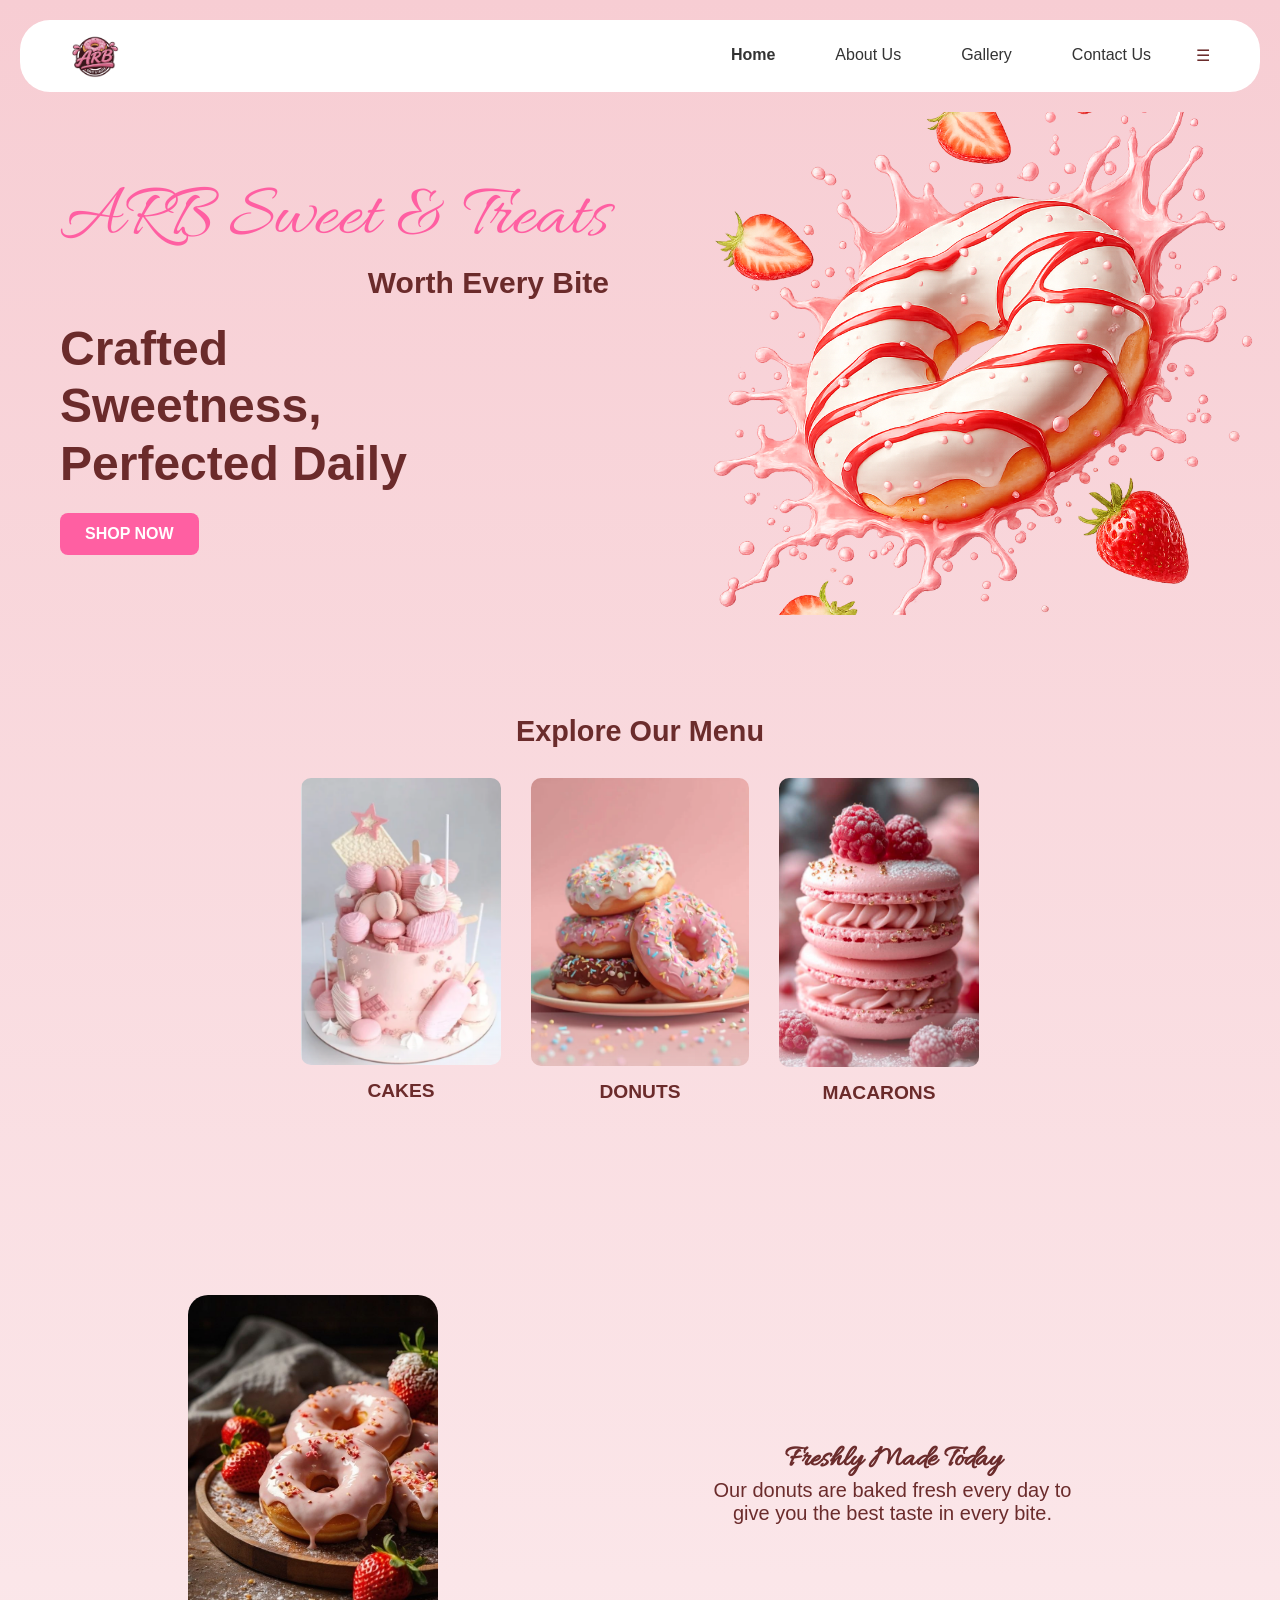
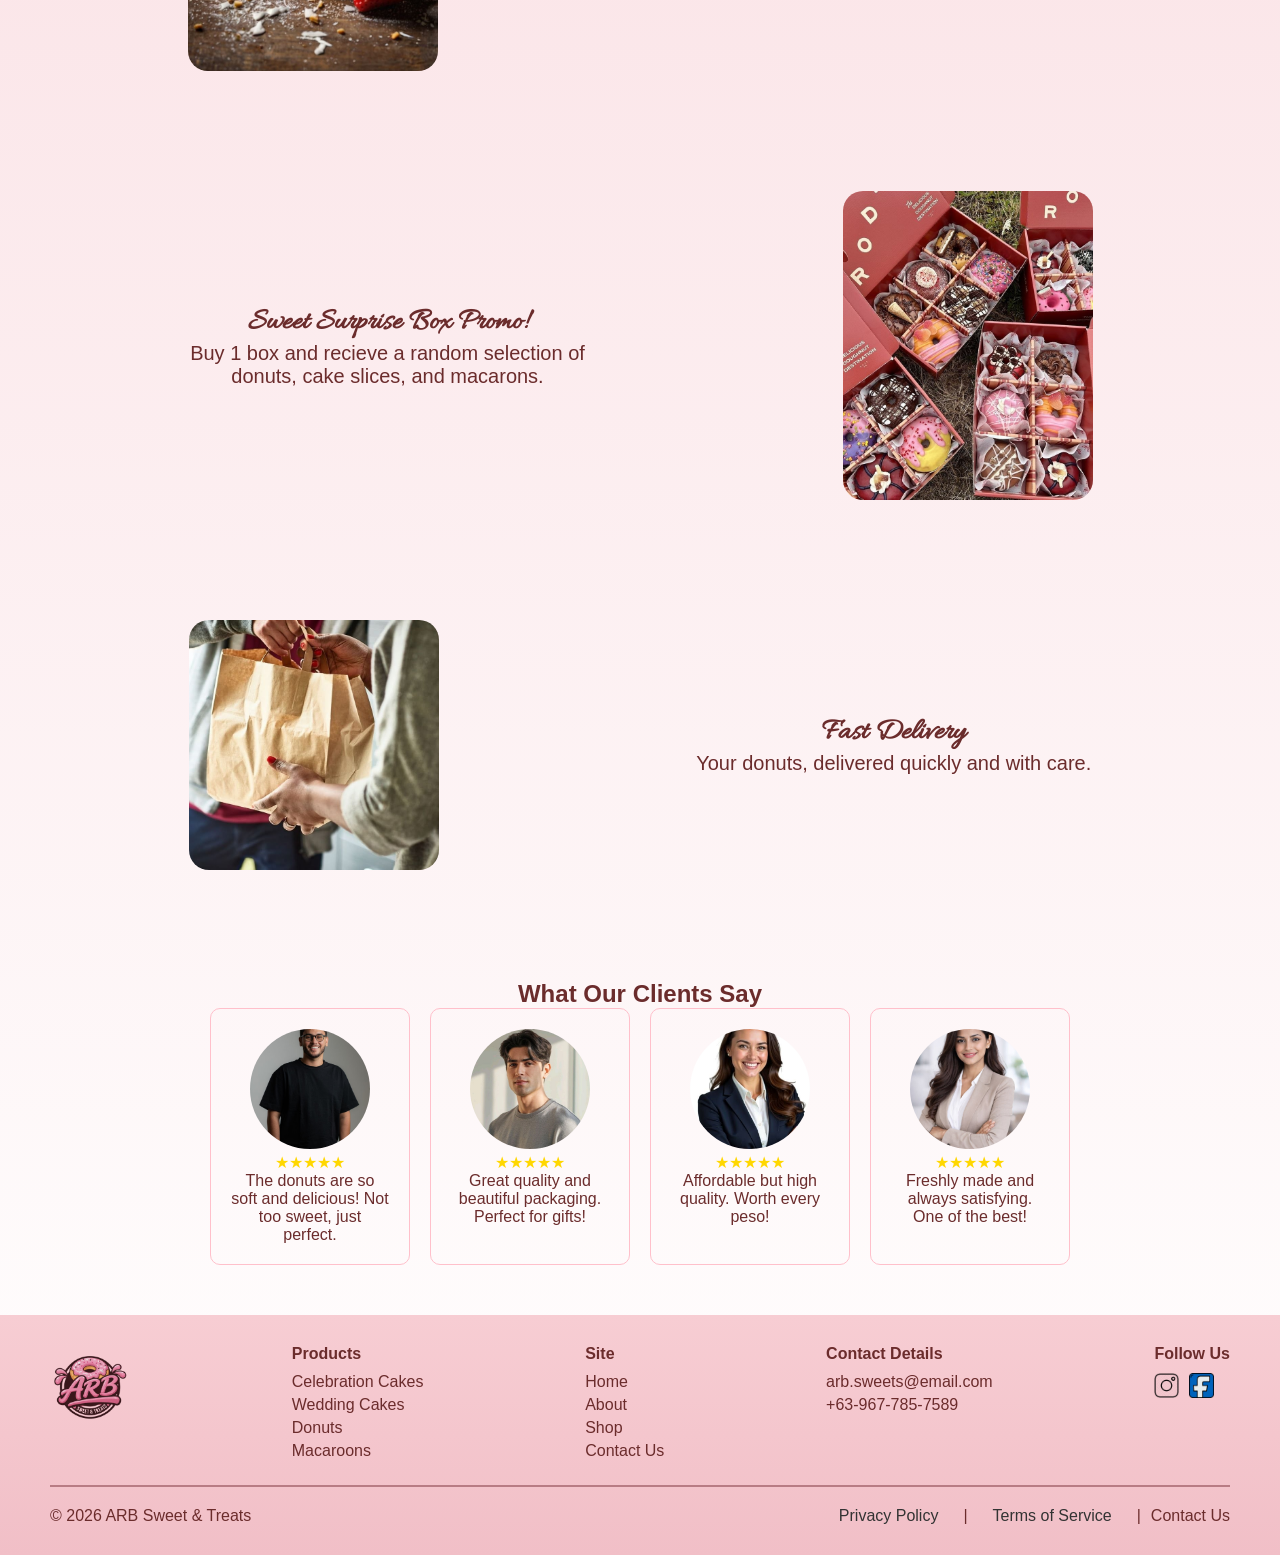
<file: index.html>
<!DOCTYPE html>
<html lang="en">
<head>
<meta charset="UTF-8">
<meta name="viewport" content="width=device-width, initial-scale=1.0">
<title>ARB Sweet & Treats</title>
<link href="https://fonts.googleapis.com/css2?family=Allura&family=Poppins:wght@300;400;600;700&display=swap" rel="stylesheet">
<link rel="stylesheet" href="style.css">
<link rel="icon" type="image/x-icon" href="Logo-2-.png">
</head>
<body>
<nav class="navbar">
    <img src="Logo-2-.png" class="log" alt="Logo">

    <ul class="nav-links">
        <li><a href="index.html"><strong>Home</strong></a></li>
        <li><a href="aboutus.html">About Us</a></li>
        <li><a href="gallery.html">Gallery</a></li>
        <li><a href="contactus.html">Contact Us</a></li>
        <li class="menu-icon">☰</li>
    </ul>
</nav>
</body>
</html>
<section class="hero">
    <div class="hero-text">
    <div class="logo-text">ARB Sweet & Treats</div>
    <div class="tagline">Worth Every Bite</div>
    <div class="main-text">
      Crafted<br>
      Sweetness,<br>
      Perfected Daily
    </div>
    <a href="#" class="btn">SHOP NOW</a>
  </div>
  
</section>
<section class="menu">
    <h2>Explore Our Menu</h2>
    <div class="menu-items">
    <div class="cek">
    <a href="cake.html">
    <img src="cek.png" alt="Cakes">
    </a>
    <p style="margin-top:10px; font-weight:600; color:#6b2b2b;">CAKES</p>
    <a style="display:inline-block; margin-top:10px; padding:8px 16px; background:#ff5fa200; color:white; border-radius:6px; text-decoration:none;"></a>
    </div>
    <div class="card">
    <a href="donuts.html">
        <img src="donut.png" alt="Donuts">
    </a>
    <p style="margin-top:10px; font-weight:600; color:#6b2b2b;">DONUTS</p>
    <a style="display:inline-block; margin-top:10px; padding:8px 16px; background:#ff5fa200; color:white; border-radius:6px; text-decoration:none;"></a>
    </div>
    <div class="mac">
    <a href="macarons.html">
        <img src="Macaron.png" alt="Macarons">
    </a>
    <p style="margin-top:10px; font-weight:600; color:#6b2b2b;">MACARONS</p>
    <a style="display:inline-block; margin-top:10px; padding:8px 16px; background:#ff5fa200; color:white; border-radius:6px; text-decoration:none;"></a>
    </div>
</section>
<section class="section">
    <img src="freshdonut.jpg">
    <div class="section-text">
        <h1>Freshly Made Today</h1>
        <p>Our donuts are baked fresh every day to give you the best taste in every bite.</p>
    </div>
</section>
<section class="section">
    <div class="section-text">
        <h1>Sweet Surprise Box Promo!</h1>
        <p>Buy 1 box and recieve a random selection of donuts, cake slices, and macarons.</p>
    </div>
    <img src="moredonats.jpg">
</section>
<section class="section">
    <img src="Delivery.jpg">
    <div class="section-text">
        <h1>Fast Delivery</h1>
        <p>Your donuts, delivered quickly and with care.</p>
    </div>
</section>
<section class="reviews">
    <h2>What Our Clients Say</h2>
    <div class="review-cards">
        <div class="review">
            <img src="review1.jpg" class="png">
            <div class="stars">★★★★★</div>
            <p>The donuts are so soft and delicious! Not too sweet, just perfect.</p>
        </div>
        <div class="review">
            <img src="review2.jpg" class="png">
            <div class="stars">★★★★★</div>
            <p>Great quality and beautiful packaging. Perfect for gifts!</p>
        </div>
        <div class="review">
            <img src="review3.jpg" class="png">
            <div class="stars">★★★★★</div>
            <p>Affordable but high quality. Worth every peso!</p>
        </div>
        <div class="review">
            <img src="review4.jpg" class="png">
            <div class="stars">★★★★★</div>
            <p>Freshly made and always satisfying. One of the best!</p>
        </div>
    </div>
</section>
<footer class="footer">
    <div class="footer-container">
        <div class="footer-logo">
            <img src="Logo-2-.png" alt="ARB Logo">
        </div>
        <div class="footer-col">
            <h4>Products</h4>
            <p>Celebration Cakes</p>
            <p>Wedding Cakes</p>
            <p>Donuts</p>
            <p>Macaroons</p>
        </div>
        <div class="footer-col">
            <h4>Site</h4>
            <p>Home</p>
            <p>About</p>
            <p>Shop</p>
            <p>Contact Us</p>
        </div>
        <div class="footer-col">
            <h4>Contact Details</h4>
            <p>arb.sweets@email.com</p>
            <p>+63-967-785-7589</p>
        </div>
        <div class="footer-col">
            <h4>Follow Us</h4>
            <div class="social-icons"> 
            <a href="https://www.instagram.com/arb.sweet.and.treats?igsh=MXdydmw1b2JwcTBnaw%3D%3D&utm_source=qr">
                <img src="isnta.png" alt="Instagram" >
            </a>
            <a href="https://www.facebook.com/profile.php?id=61589173345510&rdid=NJDSo0jRx32XbYzb&share_url=https%3A%2F%2Fwww.facebook.com%2Fshare%2F1E2B8cwtdo#">
                <img src="facebook.png" alt="Facebook">
            </a>
            </div>
        </div>
    </div>
    <hr>
    <div class="footer-bottom">
        <p>© 2026 ARB Sweet & Treats</p>
        <div class="links">
            <a href="privacy.html" class="links-term">
            <span>Privacy Policy</span>
            </a>
            <span>|</span>
            <a href="terms.html" class="links-term">
            <span>Terms of Service</span>
            </a>
            <span>|</span>
            <span>Contact Us</span>
        </div>
    </div>
</footer>
</body>
</html>
</file>
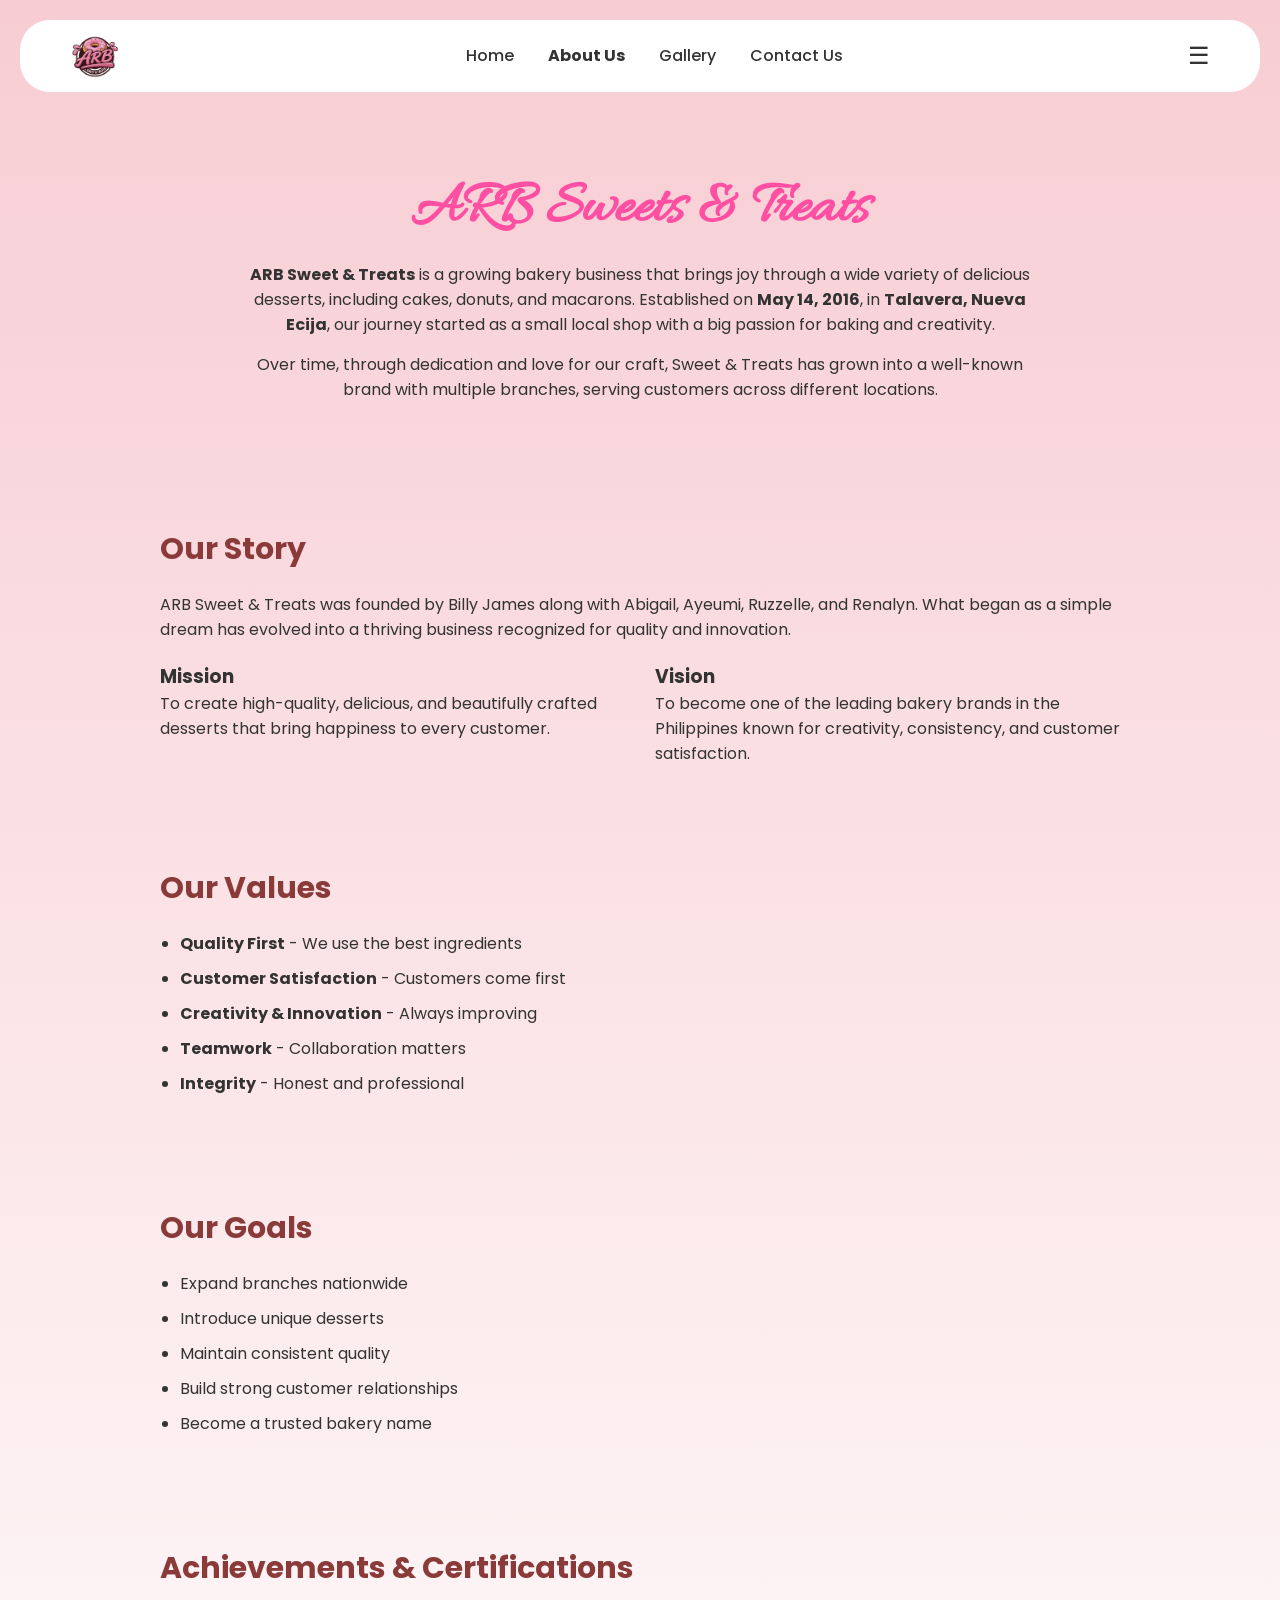
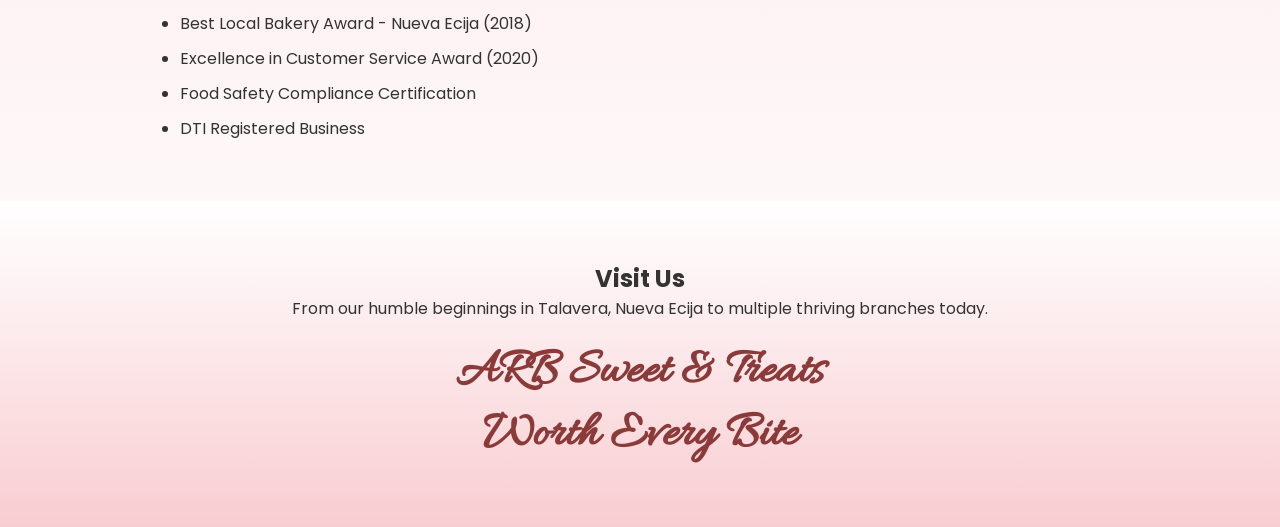
<file: aboutus.html>
<!DOCTYPE html>
<html lang="en">
<head>
  <meta charset="UTF-8">
  <meta name="viewport" content="width=device-width, initial-scale=1.0">
  <title>ARB Sweets & Treats</title>
  <link rel="stylesheet" href="aboutus.css">
  <link rel="icon" type="image/x-icon" href="Logo-2-.png">
  <link href="https://fonts.googleapis.com/css2?family=Allura&family=Poppins:wght@300;400;600;700&display=swap" rel="stylesheet">
</head>
<body>
<header>
    <img src="Logo-2-.png" class="logo">
    <nav>
        <a href="index.html">Home</a>
        <a href="aboutus.html"><strong>About Us</strong></a>
        <a href="gallery.html">Gallery</a>
        <a href="contactus.html">Contact Us</a>
    </nav>
    <div class="menu">☰</div>
</header>
<section class="hero">
  <h1>ARB Sweets & Treats</h1>
  <p>
    <strong>ARB Sweet & Treats</strong> is a growing bakery business that brings joy through a wide variety of delicious desserts, including cakes, donuts, and macarons. Established on <b>May 14, 2016</b>, in <b>Talavera, Nueva Ecija</b>, our journey started as a small local shop with a big passion for baking and creativity.
  </p>
  <p>
    Over time, through dedication and love for our craft, Sweet & Treats has grown into a well-known brand with multiple branches, serving customers across different locations.
  </p>
</section>
<section class="section">
  <h2>Our Story</h2>
  <p>
    ARB Sweet & Treats was founded by Billy James along with Abigail, Ayeumi, Ruzzelle, and Renalyn. What began as a simple dream has evolved into a thriving business recognized for quality and innovation.
  </p>
  <div class="grid">
    <div>
      <h3>Mission</h3>
      <p>
        To create high-quality, delicious, and beautifully crafted desserts that bring happiness to every customer.
      </p>
    </div>
    <div>
      <h3>Vision</h3>
      <p>
        To become one of the leading bakery brands in the Philippines known for creativity, consistency, and customer satisfaction.
      </p>
    </div>
  </div>
</section>
<section class="section">
  <h2>Our Values</h2>
  <ul>
    <li><strong>Quality First</strong> - We use the best ingredients</li>
    <li><strong>Customer Satisfaction</strong> - Customers come first</li>
    <li><strong>Creativity & Innovation</strong> - Always improving</li>
    <li><strong>Teamwork</strong> - Collaboration matters</li>
    <li><strong>Integrity</strong> - Honest and professional</li>
  </ul>
</section>
<section class="section">
  <h2>Our Goals</h2>
  <ul>
    <li>Expand branches nationwide</li>
    <li>Introduce unique desserts</li>
    <li>Maintain consistent quality</li>
    <li>Build strong customer relationships</li>
    <li>Become a trusted bakery name</li>
  </ul>
</section>
<section class="section">
  <h2>Achievements & Certifications</h2>
  <ul>
    <li>Best Local Bakery Award - Nueva Ecija (2018)</li>
    <li>Excellence in Customer Service Award (2020)</li>
    <li>Food Safety Compliance Certification</li>
    <li>DTI Registered Business</li>
  </ul>
</section>
<section class="visit">
  <h2>Visit Us</h2>
  <p>
    From our humble beginnings in Talavera, Nueva Ecija to multiple thriving branches today.
  </p>
  <h1 class="tagline">ARB Sweet & Treats<br> 
    Worth Every Bite
  </h1>
</section>
</body>
</html>
</file>
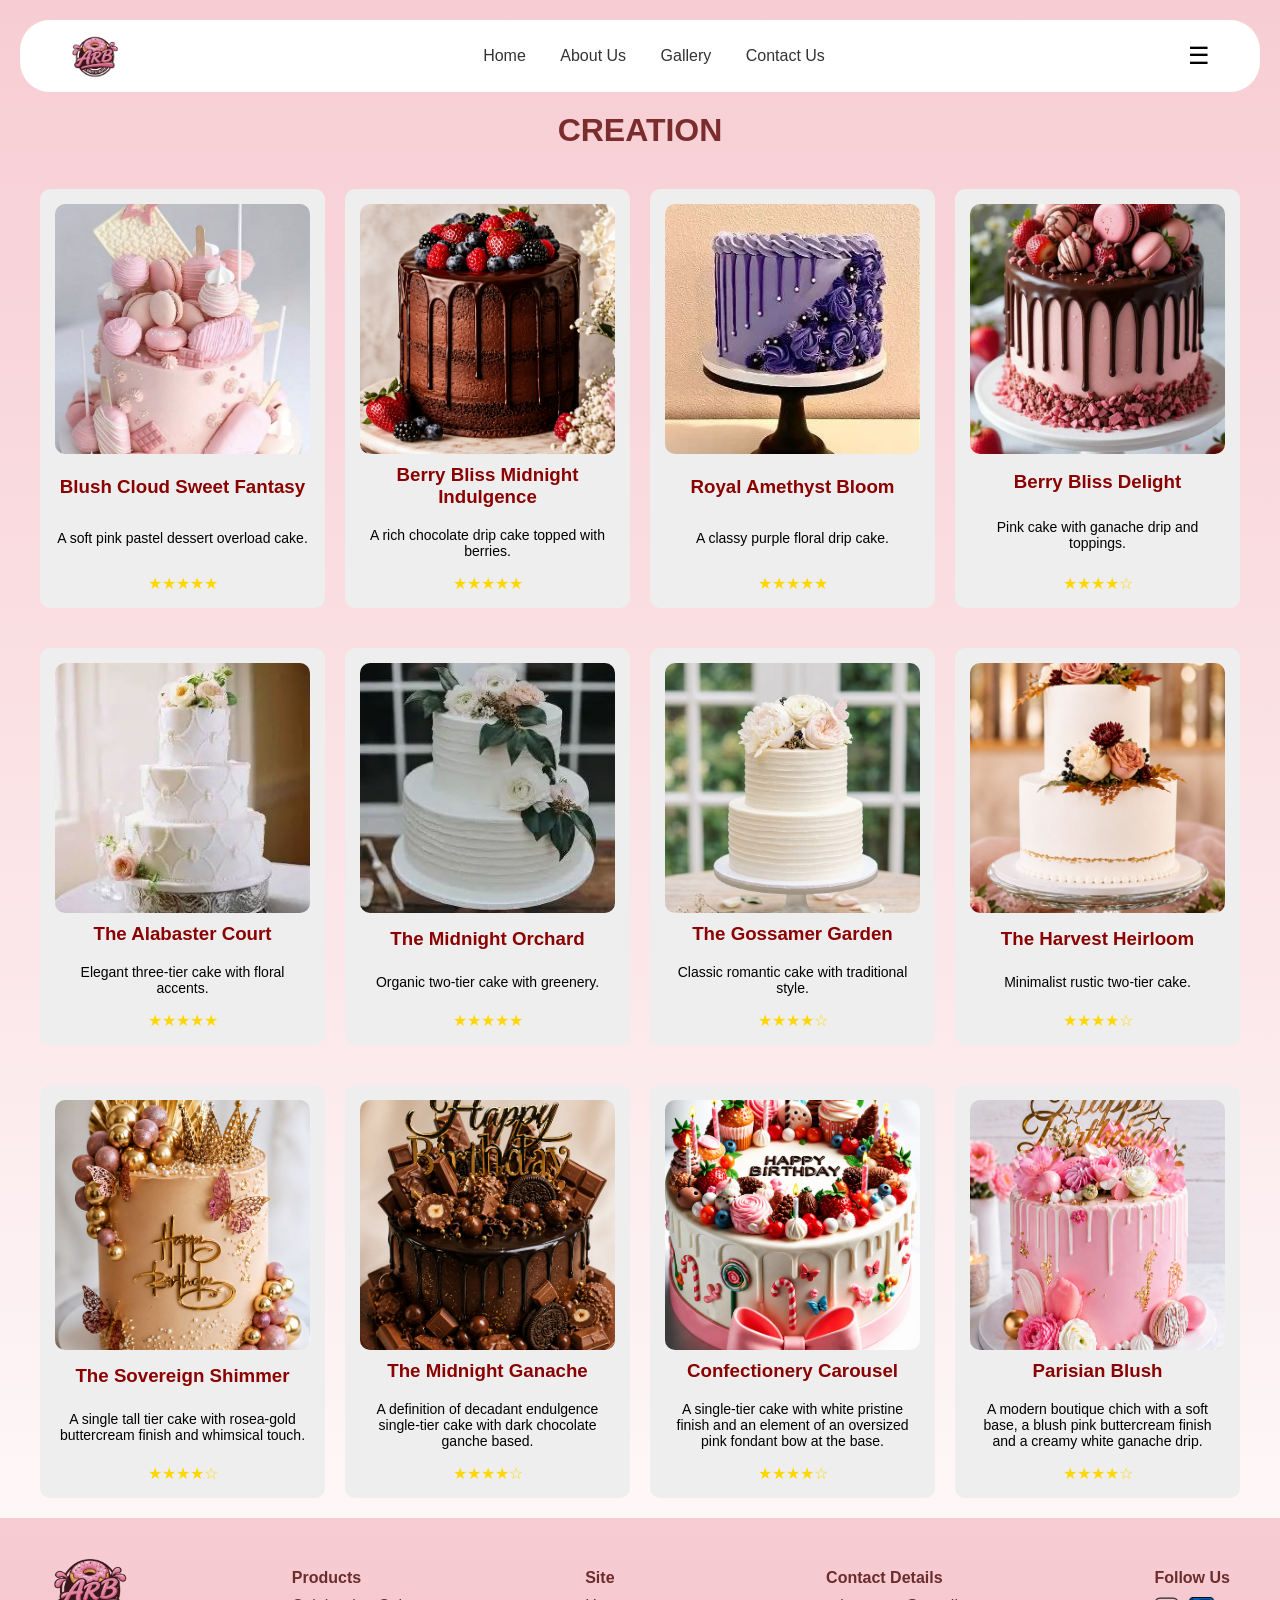
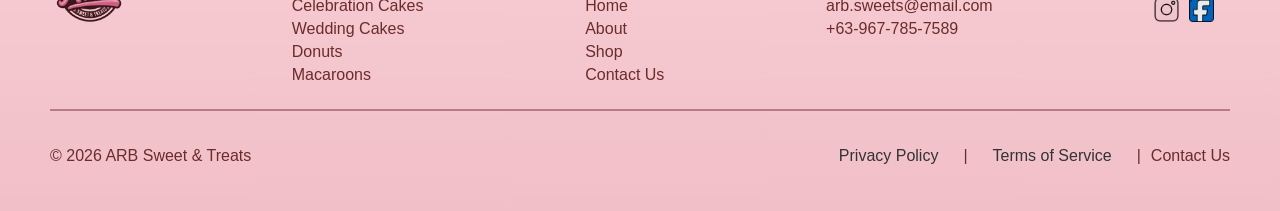
<file: cake.html>
<!DOCTYPE html>
<html lang="en">
<head>
<meta charset="UTF-8">
<meta name="viewport" content="width=device-width, initial-scale=1.0">
<title>ARB Sweet & Treats</title>
<link rel="stylesheet" href="cake.css">
<link rel="icon" type="image/x-icon" href="Logo-2-.png">
</head>
<body>
<header>
    <img src="Logo-2-.png" class="logo">
    <nav>
        <a href="index.html">Home</a>
        <a href="aboutus.html">About Us</a>
        <a href="gallery.html">Gallery</a>
        <a href="contactus.html">Contact Us</a>
    </nav>
    <div class="menu">☰</div>
</header>
<h2 class="section-title">CREATION</h2>
<div class="grid">
    <div class="card">
        <img src="cake1.jpg" class="photo">
        <h3>Blush Cloud Sweet Fantasy</h3>
        <p>A soft pink pastel dessert overload cake.</p>
        <div class="stars">★★★★★</div>
    </div>
    <div class="card">
        <img src="cake2.png" class="photo">
        <h3>Berry Bliss Midnight Indulgence</h3>
        <p>A rich chocolate drip cake topped with berries.</p>
        <div class="stars">★★★★★</div>
    </div>
    <div class="card">
        <img src="cake3.jpg" class="photo">
        <h3>Royal Amethyst Bloom</h3>
        <p>A classy purple floral drip cake.</p>
        <div class="stars">★★★★★</div>
    </div>
    <div class="card">
        <img src="cake4.jpg" class="photo">
        <h3>Berry Bliss Delight</h3>
        <p>Pink cake with ganache drip and toppings.</p>
        <div class="stars">★★★★☆</div>
    </div>
</div>
<div class="grid">
    <div class="card">
        <img src="cake5.jpg" class="photo">
        <h3>The Alabaster Court</h3>
        <p>Elegant three-tier cake with floral accents.</p>
        <div class="stars">★★★★★</div>
    </div>
    <div class="card">
        <img src="cake6.jpg" class="photo">
        <h3>The Midnight Orchard</h3>
        <p>Organic two-tier cake with greenery.</p>
        <div class="stars">★★★★★</div>
    </div>
    <div class="card">
        <img src="cake7.jpg" class="photo">
        <h3>The Gossamer Garden</h3>
        <p>Classic romantic cake with traditional style.</p>
        <div class="stars">★★★★☆</div>
    </div>
    <div class="card">
        <img src="cake8.png" class="photo">
        <h3>The Harvest Heirloom</h3>
        <p>Minimalist rustic two-tier cake.</p>
        <div class="stars">★★★★☆</div>
    </div>
</div>
<div class="grid">
    <div class="card">
        <img src="cake9.png" class="photo">
        <h3>The Sovereign Shimmer</h3>
        <p>A single tall tier cake with rosea-gold buttercream finish and whimsical touch.</p>
        <div class="stars">★★★★☆</div>
    </div>
    <div class="card">
        <img src="cake10.png" class="photo">
        <h3>The Midnight Ganache</h3>
        <p>A definition of decadant endulgence single-tier cake with dark chocolate ganche based.</p>
        <div class="stars">★★★★☆</div>
    </div>
    <div class="card">
        <img src="cake11.png" class="photo">
        <h3>Confectionery Carousel</h3>
        <p>A single-tier cake with white pristine finish and an element of an oversized pink fondant bow at the base.</p>
        <div class="stars">★★★★☆</div>
    </div>
    <div class="card">
        <img src="cake12.png" class="photo">
        <h3>Parisian Blush</h3>
        <p>A modern boutique chich with a soft base, a blush pink buttercream finish and a creamy white ganache drip.</p>
        <div class="stars">★★★★☆</div>
    </div>
</div>
<footer class="footer">
    <div class="footer-container">
        <div class="footer-logo">
            <img src="Logo-2-.png" alt="ARB Logo">
        </div>
        <div class="footer-col">
            <h4>Products</h4>
            <p>Celebration Cakes</p>
            <p>Wedding Cakes</p>
            <p>Donuts</p>
            <p>Macaroons</p>
        </div>
        <div class="footer-col">
            <h4>Site</h4>
            <p>Home</p>
            <p>About</p>
            <p>Shop</p>
            <p>Contact Us</p>
        </div>
        <div class="footer-col">
            <h4>Contact Details</h4>
            <p>arb.sweets@email.com</p>
            <p>+63-967-785-7589</p>
        </div>
        <div class="footer-col">
            <h4>Follow Us</h4>
            <div class="social-icons"> 
            <a href="https://www.instagram.com/arb.sweet.and.treats?igsh=MXdydmw1b2JwcTBnaw%3D%3D&utm_source=qr">
                <img src="isnta.png" alt="Instagram" >
            </a>
            <a href="https://www.facebook.com/profile.php?id=61589173345510&rdid=NJDSo0jRx32XbYzb&share_url=https%3A%2F%2Fwww.facebook.com%2Fshare%2F1E2B8cwtdo#">
                <img src="facebook.png" alt="Facebook">
            </a>
            </div>
        </div>
    </div>
    <hr>
    <div class="footer-bottom">
        <p>© 2026 ARB Sweet & Treats</p>
        <div class="links">
            <a href="privacy.html" class="links-term">
            <span>Privacy Policy</span>
            </a>
            <span>|</span>
            <a href="terms.html" class="links-term">
            <span>Terms of Service</span>
            </a>
            <span>|</span>
            <span>Contact Us</span>
        </div>
    </div>
</footer>
</body>
</html>
</file>
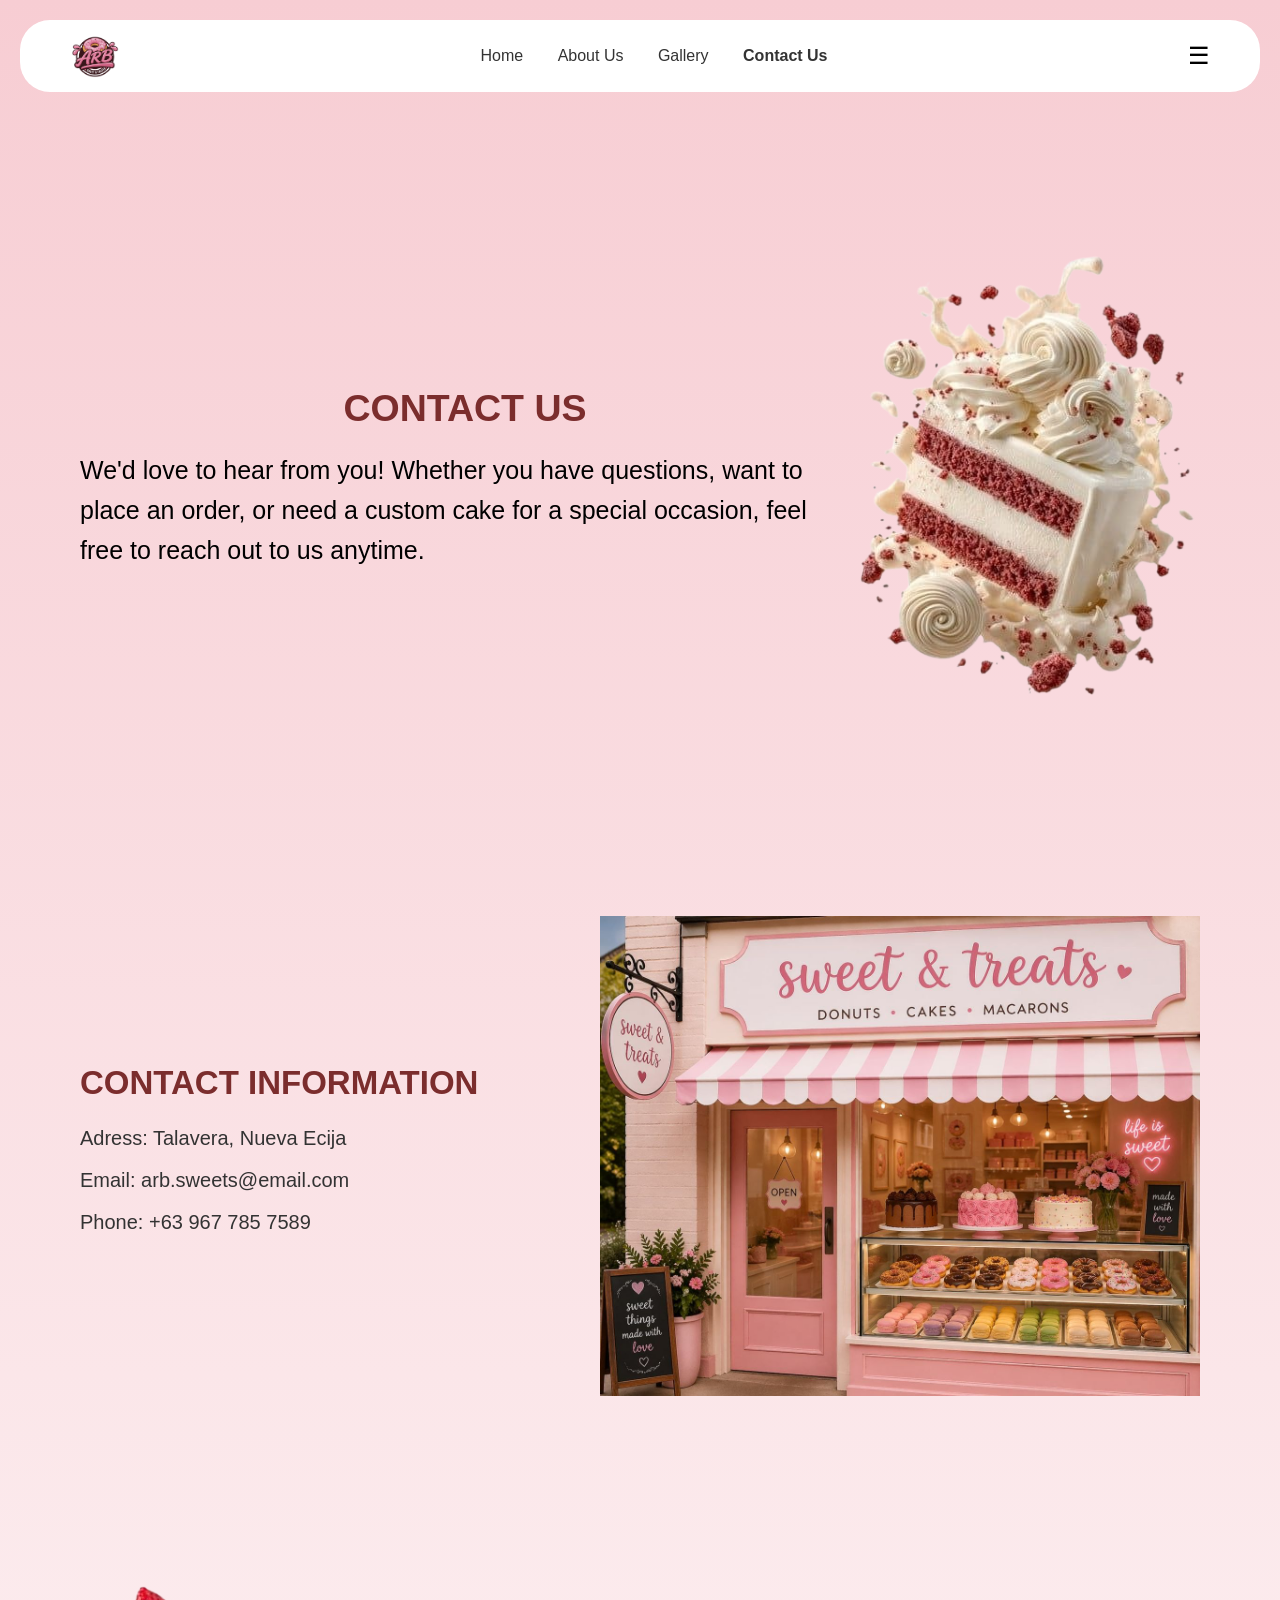
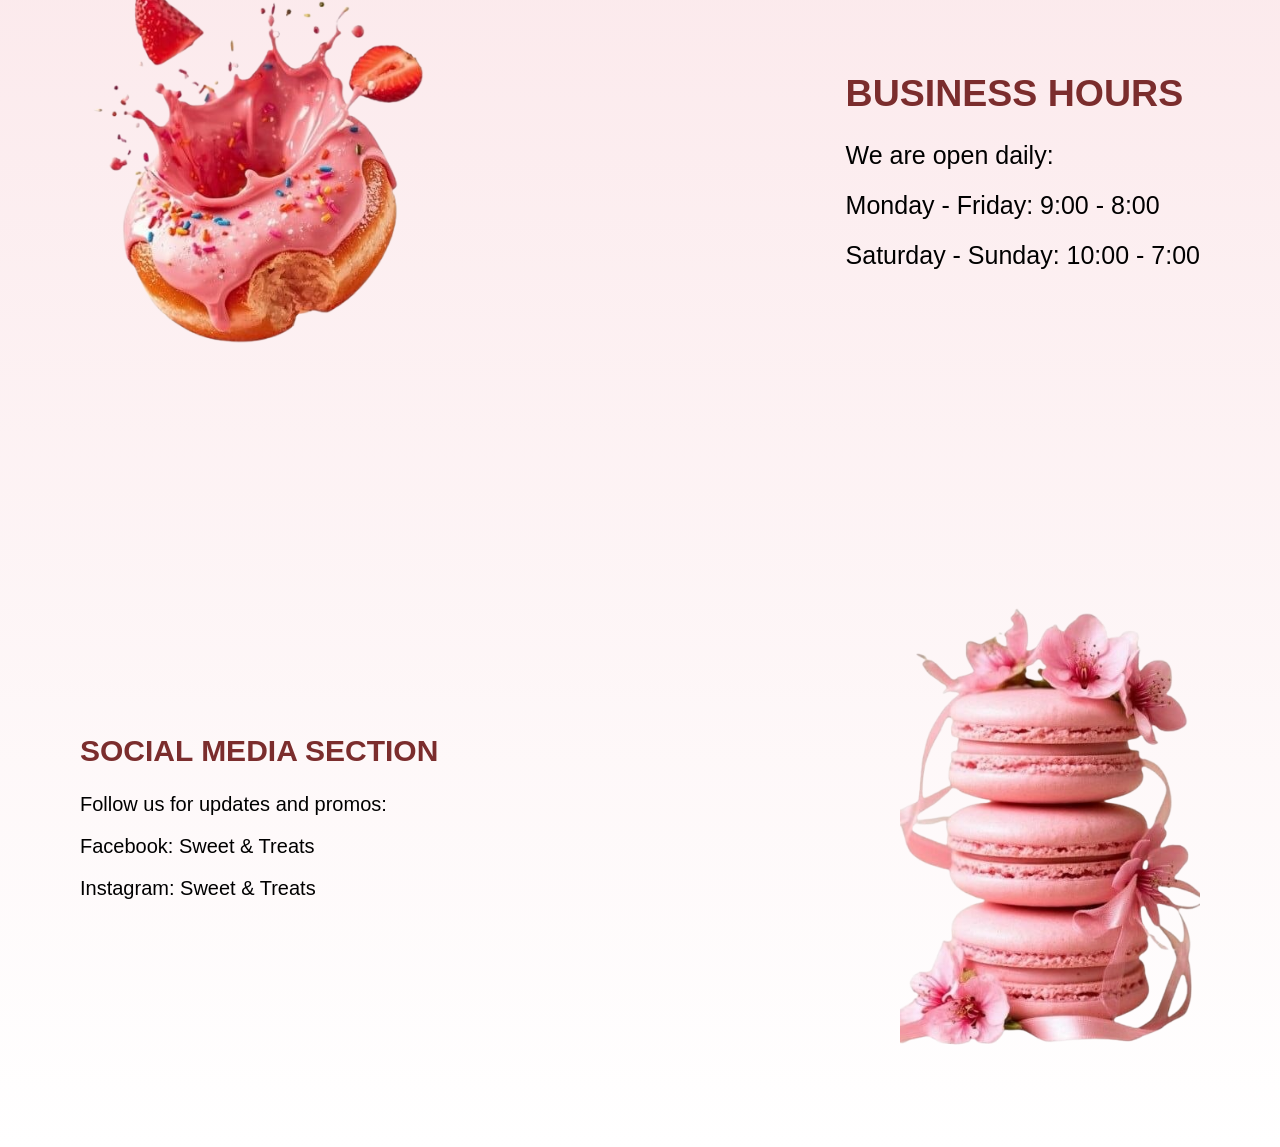
<file: contactus.html>
<!DOCTYPE html>
<html lang="en">
<head>
    <meta charset="UTF-8">
    <meta name="viewport" content="width=device-width, initial-scale=1.0">
    <title>ARB Sweet & Treats</title>
    <link rel="icon" type="image/x-icon" href="Logo-2-.png">
    <link rel="stylesheet" href="contactus.css">
</head>
<body>
    <header>
        <img src="Logo-2-.png" class="logo">
        <nav>
            <a href="index.html">Home</a>
            <a href="aboutus.html">About Us</a>
            <a href="gallery.html">Gallery</a>
            <a href="contactus.html"><strong>Contact Us</strong></a>
        </nav>
        <div class="menu">☰</div>
    </header>
<section class="contact-hero">
  <div class="text">
    <h1>CONTACT US</h1>
    <p>
      We'd love to hear from you! Whether you have questions, want to place an
      order, or need a custom cake for a special occasion, feel free to reach
      out to us anytime.
    </p>
  </div>
  <img src="c1.png" alt="Cake">
</section>
<section class="contact-info">
  <div class="info-text">
    <h1>CONTACT INFORMATION</h1>
    <p class="kolor">Adress: Talavera, Nueva Ecija</p>
    <p class="kolor">Email: arb.sweets@email.com</p>
    <p class="kolor">Phone: +63 967 785 7589</p>
  </div>
  <img src="shop.jpg" alt="Shop">
</section>
<section class="business-hours">
  <img src="asdlkjasd-removebg-preview.png" alt="Donut">
  <div class="hours-text">
    <h1>BUSINESS HOURS</h1>
    <p>We are open daily:</p>
    <p>Monday - Friday: 9:00 - 8:00</p>
    <p>Saturday - Sunday: 10:00 - 7:00</p>
  </div>
</section>
<section class="social">
  <div class="social-text">
    <h1>SOCIAL MEDIA SECTION</h1>
    <p>Follow us for updates and promos:</p>
    <p>Facebook: Sweet & Treats</p>
    <p>Instagram: Sweet & Treats</p>
  </div>
  <img src="photo_2026-04-27_17-11-51-removebg-preview.png" alt="Macarons">
</section>
</body>
</html>
</file>
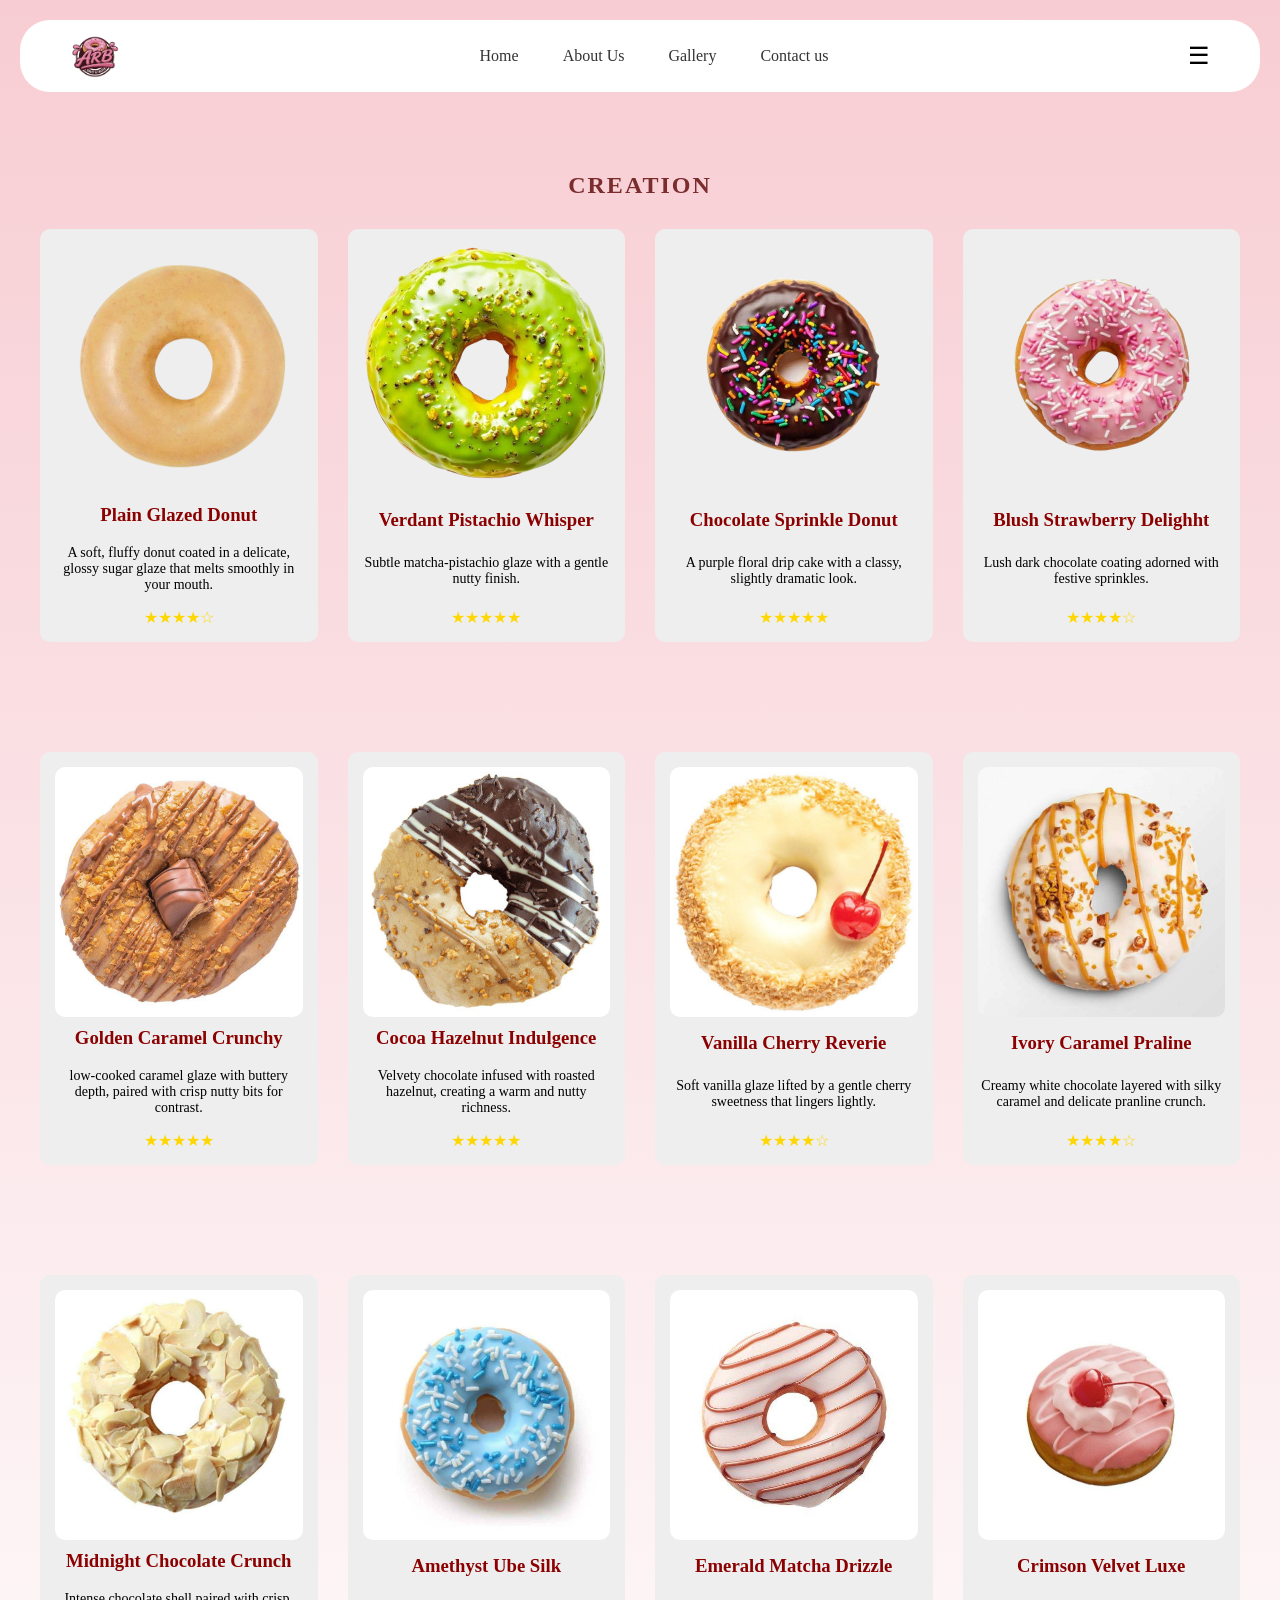
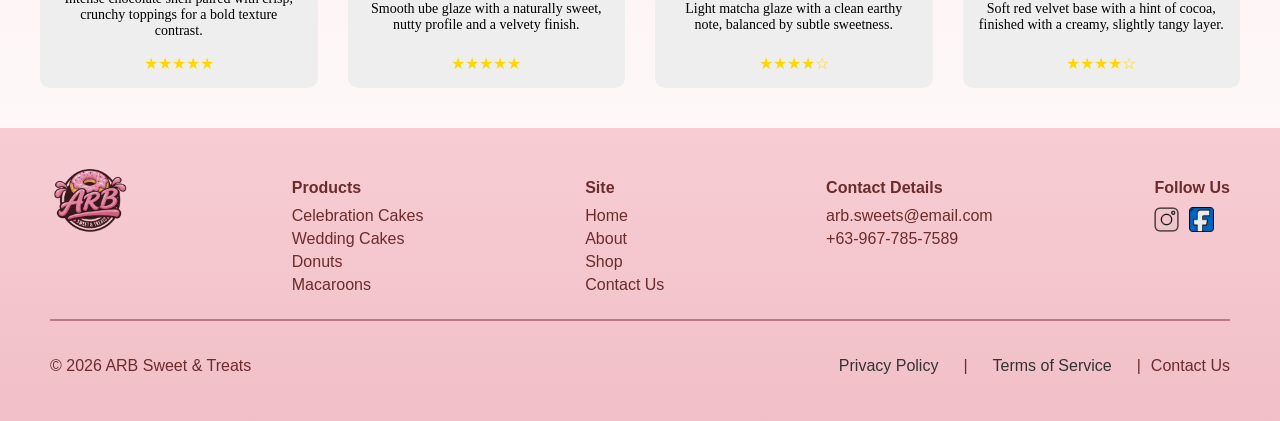
<file: donuts.html>
<!DOCTYPE html>
<html lang="en">
<head>
<meta charset="UTF-8">
<meta name="viewport" content="width=device-width, initial-scale=1.0">
<title>ARB Sweet & Treats</title>
<link rel="stylesheet" href="donat.css">
<link rel="icon" type="image/x-icon" href="Logo-2-.png">
</head>
<body>
<header>
    <img src="Logo-2-.png" class="logo">
    <nav>
        <a href="index.html">Home</a>
        <a href="aboutus.html">About Us</a>
        <a href="gallery.html">Gallery</a>
        <a href="contactus.html">Contact us</a>
    </nav>
    <div class="menu">☰</div>
</header>
<section class="section">
    <h1>CREATION</h1>
    <div class="grid">
        <div class="card">
            <img src="donut1-removebg-preview.png">
            <h3>Plain Glazed Donut</h3>
            <p>A soft, fluffy donut coated in a delicate, glossy sugar glaze that melts smoothly in your mouth.</p>
            <div class="stars">★★★★☆</div>
        </div>
        <div class="card">
            <img src="donut2-removebg-preview.png">
            <h3>Verdant Pistachio Whisper</h3>
            <p>Subtle matcha-pistachio glaze with a gentle nutty finish.</p>
            <div class="stars">★★★★★</div>
        </div>
        <div class="card">
            <img src="donut3-removebg-preview.png">
            <h3>Chocolate Sprinkle Donut</h3>
            <p>A purple floral drip cake with a classy, slightly dramatic look.</p>
            <div class="stars">★★★★★</div>
        </div>
        <div class="card">
            <img src="donut4-removebg-preview.png">
            <h3>Blush Strawberry Delighht</h3>
            <p>Lush dark chocolate coating adorned with festive sprinkles.</p>
            <div class="stars">★★★★☆</div>
        </div>
    </div>
</section>
<section class="section">
    <div class="grid">
        <div class="card">
            <img src="donut5.jpg">
            <h3>Golden Caramel Crunchy</h3>
            <p>low-cooked caramel glaze with buttery depth, paired with crisp nutty bits for contrast.</p>
            <div class="stars">★★★★★</div>
        </div>
        <div class="card">
            <img src="donut6.jpg">
            <h3>Cocoa Hazelnut Indulgence</h3>
            <p>Velvety chocolate infused with roasted hazelnut, creating a warm and nutty richness.</p>
            <div class="stars">★★★★★</div>
        </div>
        <div class="card">
            <img src="donut7.jpg">
            <h3>Vanilla Cherry Reverie</h3>
            <p>Soft vanilla glaze lifted by a gentle cherry sweetness that lingers lightly.</p>
            <div class="stars">★★★★☆</div>
        </div>
        <div class="card">
            <img src="donut8.jpg">
            <h3>Ivory Caramel Praline</h3>
            <p>Creamy white chocolate layered with silky caramel and delicate pranline crunch.</p>
            <div class="stars">★★★★☆</div>
        </div>
    </div>
</section>
<section class="section">
    <div class="grid">
        <div class="card">
            <img src="donut9.jpg">
            <h3>Midnight Chocolate Crunch</h3>
            <p>Intense chocolate shell paired with crisp, crunchy toppings for a bold texture contrast.</p>
            <div class="stars">★★★★★</div>
        </div>
        <div class="card">
            <img src="donut10.jpg">
            <h3>Amethyst Ube Silk</h3>
            <p>Smooth ube glaze with a naturally sweet, nutty profile and a velvety finish.</p>
            <div class="stars">★★★★★</div>
        </div>
        <div class="card">
            <img src="donut11.jpg">
            <h3>Emerald Matcha Drizzle</h3>
            <p>Light matcha glaze with a clean earthy note, balanced by subtle sweetness.</p>
            <div class="stars">★★★★☆</div>
        </div>
        <div class="card">
            <img src="donut12.jpg">
            <h3>Crimson Velvet Luxe</h3>
            <p>Soft red velvet base with a hint of cocoa, finished with a creamy, slightly tangy layer.</p>
            <div class="stars">★★★★☆</div>
        </div>
    </div>
</section>
<footer class="footer">
    <div class="footer-container">
        <div class="footer-logo">
            <img src="Logo-2-.png" alt="ARB Logo">
        </div>
        <div class="footer-col">
            <h4>Products</h4>
            <p>Celebration Cakes</p>
            <p>Wedding Cakes</p>
            <p>Donuts</p>
            <p>Macaroons</p>
        </div>
        <div class="footer-col">
            <h4>Site</h4>
            <p>Home</p>
            <p>About</p>
            <p>Shop</p>
            <p>Contact Us</p>
        </div>
        <div class="footer-col">
            <h4>Contact Details</h4>
            <p>arb.sweets@email.com</p>
            <p>+63-967-785-7589</p>
        </div>
        <div class="footer-col">
            <h4>Follow Us</h4>
            <div class="social-icons"> 
            <a href="https://www.instagram.com/arb.sweet.and.treats?igsh=MXdydmw1b2JwcTBnaw%3D%3D&utm_source=qr">
                <img src="isnta.png" alt="Instagram" >
            </a>
            <a href="https://www.facebook.com/profile.php?id=61589173345510&rdid=NJDSo0jRx32XbYzb&share_url=https%3A%2F%2Fwww.facebook.com%2Fshare%2F1E2B8cwtdo#">
                <img src="facebook.png" alt="Facebook">
            </a>
            </div>
        </div>
    </div>
    <hr>
    <div class="footer-bottom">
        <p>© 2026 ARB Sweet & Treats</p>
        <div class="links">
            <a href="privacy.html" class="links-term">
            <span>Privacy Policy</span>
            </a>
            <span>|</span>
            <a href="terms.html" class="links-term">
            <span>Terms of Service</span>
            </a>
            <span>|</span>
            <span>Contact Us</span>
        </div>
    </div>
</footer>
</body>
</html>
</file>
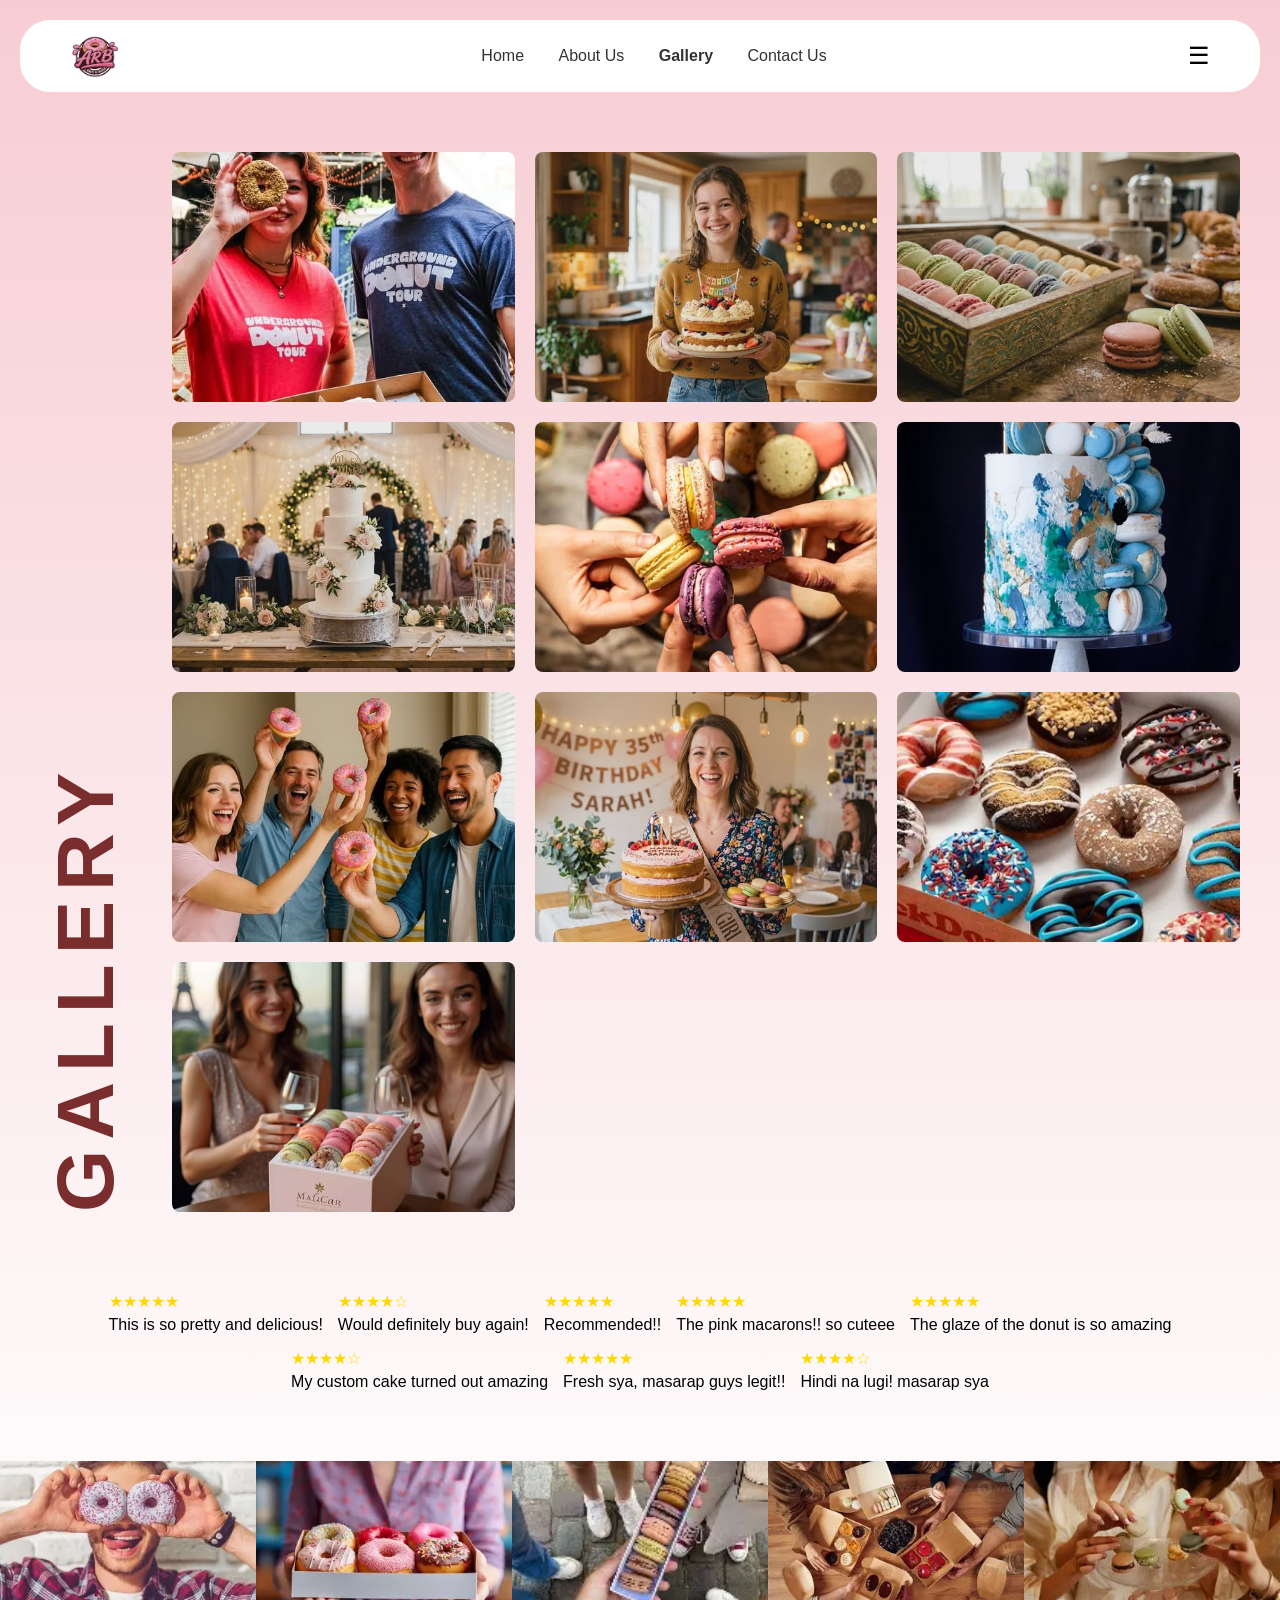
<file: gallery.html>
<!DOCTYPE html>
<html lang="en">
<head>
  <meta charset="UTF-8">
  <meta name="viewport" content="width=device-width, initial-scale=1.0">
  <title>Gallery Page</title>
  <link rel="stylesheet" href="gallery.css">
  <link rel="icon" type="image/x-icon" href="Logo-2-.png">
</head>
<body>
 <header>
        <img src="Logo-2-.png" class="logo">
        <nav>
            <a href="index.html">Home</a>
            <a href="aboutus.html">About Us</a>
            <a href="gallery.html"><strong>Gallery</strong></a>
            <a href="contactus.html">Contact Us</a>
        </nav>
        <div class="menu">☰</div>
    </header>
<section class="container">
  <div class="side-text">GALLERY</div>
  <div class="gallery">
    <img src="img1.jpg">
    <img src="img2.jpg">
    <img src="img3.jpg">
    <img src="img4.jpg">
    <img src="img5.jpg">
    <img src="img6.jpg">
    <img src="img7.jpg">
    <img src="img8.jpg">
    <img src="img10.jpg">
    <img src="img9.jpg">
  </div>
</section>
<section class="reviews">
  <div class="reviews-container">
    <div class="card"><span>★★★★★</span><p>This is so pretty and delicious!</p></div>
    <div class="card"><span>★★★★☆</span><p>Would definitely buy again!</p></div>
    <div class="card"><span>★★★★★</span><p>Recommended!!</p></div>
    <div class="card"><span>★★★★★</span><p>The pink macarons!! so cuteee</p></div>
    <div class="card"><span>★★★★★</span><p>The glaze of the donut is so amazing</p></div>
    <div class="card"><span>★★★★☆</span><p>My custom cake turned out amazing</p></div>
    <div class="card"><span>★★★★★</span><p>Fresh sya, masarap guys legit!!</p></div>
    <div class="card"><span>★★★★☆</span><p>Hindi na lugi! masarap sya</p></div>
  </div>
</section>
<section class="bottom-gallery">
  <img src="img11.jpg">
  <img src="img12.jpg">
  <img src="img13.jpg">
  <img src="img14.jpg">
  <img src="img15.jpg">
</section>
</body>
</html>
</file>
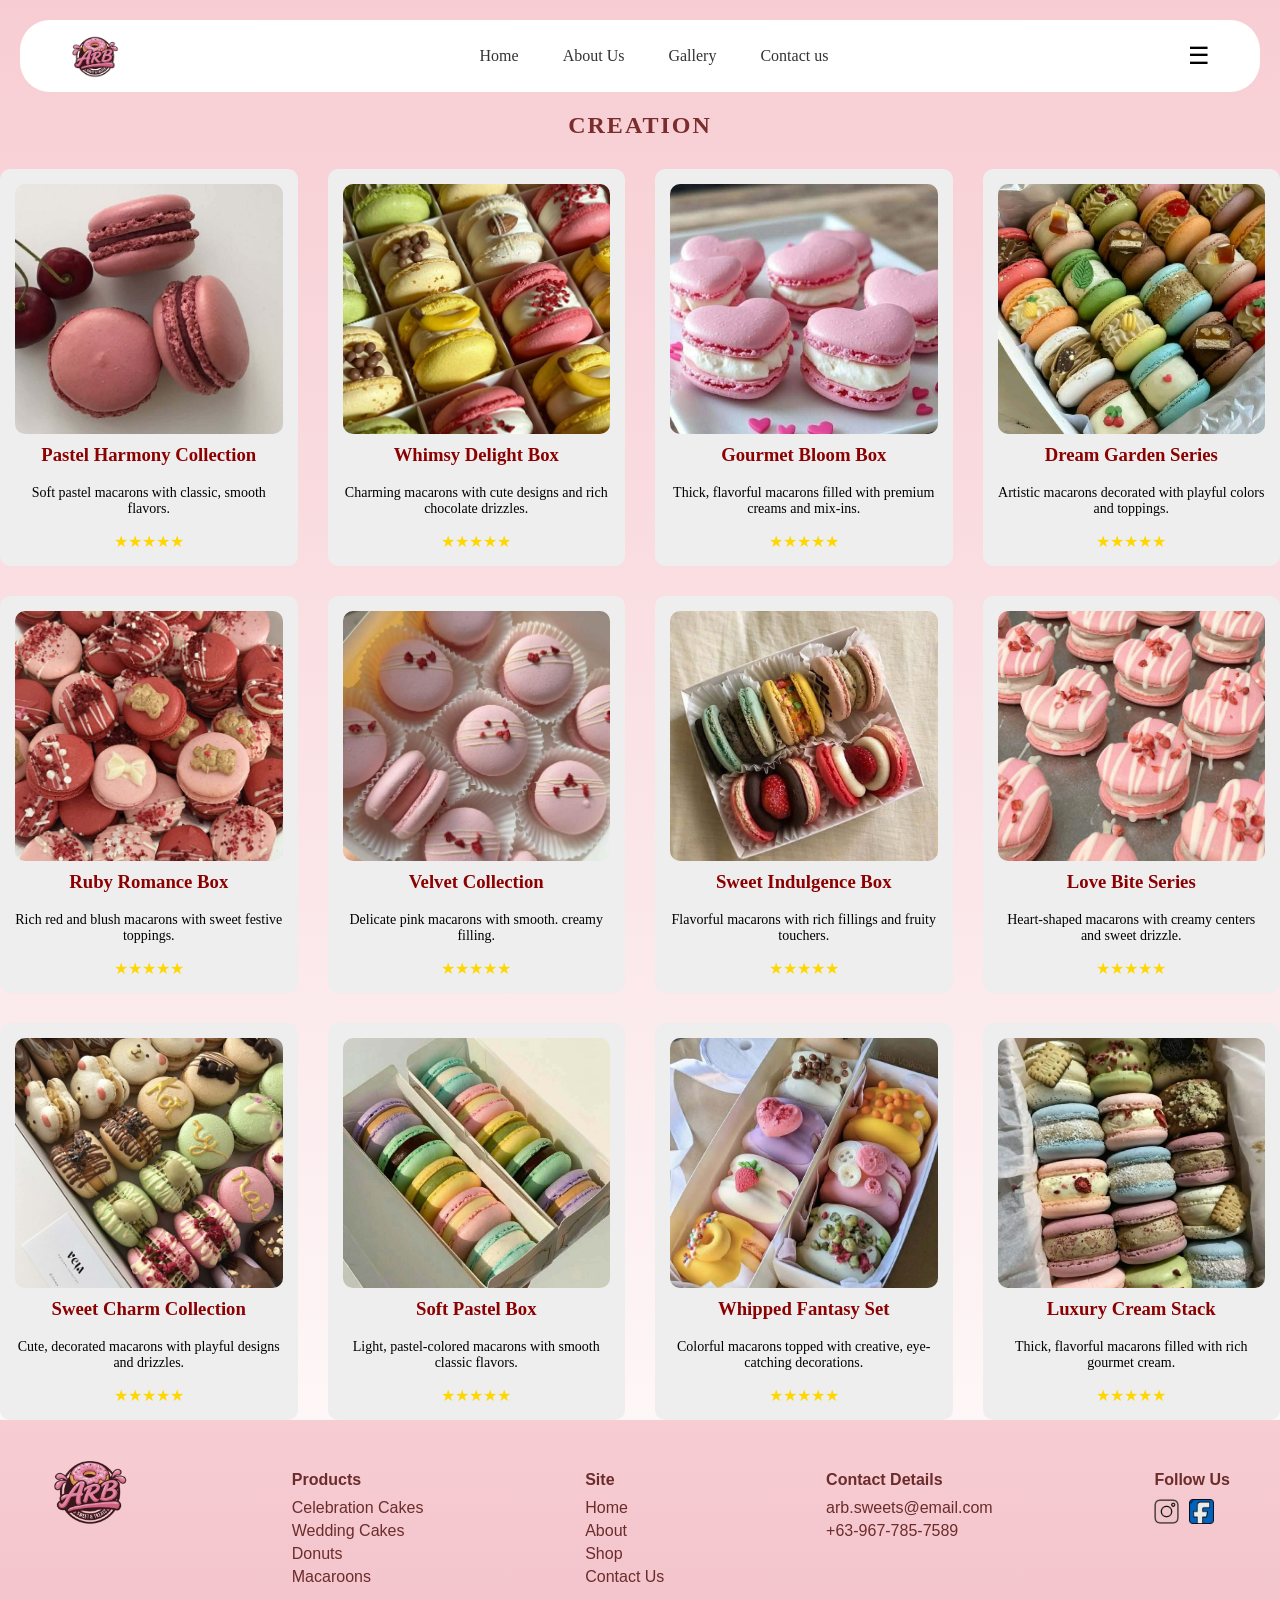
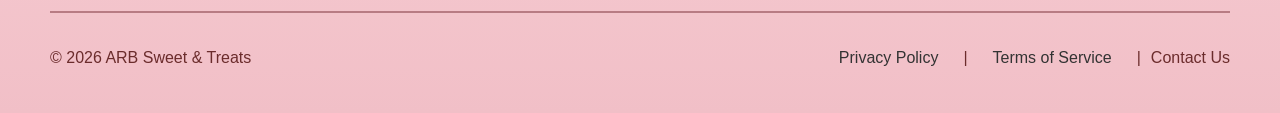
<file: macarons.html>
<!DOCTYPE html>
<html lang="en">
<head>
    <meta charset="UTF-8">
    <meta name="viewport" content="width=device-width, initial-scale=1.0">
    <title>ARB Sweet & Treats</title>
    <link rel="stylesheet" href="macarons.css">
    <link rel="icon" type="image/x-icon" href="Logo-2-.png">
</head>
<body>
    <header>
    <img src="Logo-2-.png" class="logo">
    <nav>
        <a href="index.html">Home</a>
        <a href="aboutus.html">About Us</a>
        <a href="gallery.html">Gallery</a>
        <a href="contactus.html">Contact us</a>
    </nav>
    <div class="menu">☰</div>
</header>
<h2 class="section-title">CREATION</h2>
<div class="grid">
    <div class="card">
        <img src="macarons1.jpg">
        <h3>Pastel Harmony Collection</h3>
        <p>Soft pastel macarons with classic, smooth flavors.</p>
        <div class="stars">★★★★★</div>
    </div>
    <div class="card">
        <img src="macarons2.jpg">
        <h3>Whimsy Delight Box</h3>
        <p>Charming macarons with cute designs and rich chocolate drizzles.</p>
        <div class="stars">★★★★★</div>
    </div>
    <div class="card">
        <img src="macarons3.jpg">
        <h3>Gourmet Bloom Box</h3>
        <p>Thick, flavorful macarons filled with premium creams and mix-ins.</p>
        <div class="stars">★★★★★</div>
    </div>
    <div class="card">
        <img src="macarons4.jpg">
        <h3>Dream Garden Series</h3>
        <p>Artistic macarons decorated with playful colors and toppings.</p>
        <div class="stars">★★★★★</div>
    </div>
    <div class="card">
        <img src="macarons5.jpg">
        <h3>Ruby Romance Box</h3>
        <p>Rich red and blush macarons with sweet festive toppings.</p>
        <div class="stars">★★★★★</div>
    </div>
    <div class="card">
        <img src="macarons6.jpg">
        <h3>Velvet Collection</h3>
        <p>Delicate pink macarons with smooth. creamy filling.</p>
        <div class="stars">★★★★★</div>
    </div>
    <div class="card">
        <img src="macarons7.jpg">
        <h3>Sweet Indulgence Box</h3>
        <p>Flavorful macarons with rich fillings and fruity touchers.</p>
        <div class="stars">★★★★★</div>
    </div>
    <div class="card">
        <img src="macarons8.jpg">
        <h3>Love Bite Series</h3>
        <p>Heart-shaped macarons with creamy centers and sweet drizzle.</p>
        <div class="stars">★★★★★</div>
    </div>
    <div class="card">
        <img src="macarons9.jpg">
        <h3>Sweet Charm Collection</h3>
        <p>Cute, decorated macarons with playful designs and drizzles.</p>
        <div class="stars">★★★★★</div>
    </div>
    <div class="card">
        <img src="macarons10.jpg">
        <h3>Soft Pastel Box</h3>
        <p>Light, pastel-colored macarons with smooth classic flavors.</p>
        <div class="stars">★★★★★</div>
    </div>
    <div class="card">
        <img src="macarons11.jpg">
        <h3>Whipped Fantasy Set</h3>
        <p>Colorful macarons topped with creative, eye-catching decorations.</p>
        <div class="stars">★★★★★</div>
    </div>
    <div class="card">
        <img src="macarons12.jpg">
        <h3>Luxury Cream Stack</h3>
        <p>Thick, flavorful macarons filled with rich gourmet cream.</p>
        <div class="stars">★★★★★</div>
    </div>
</div>
</body>
<footer class="footer">
    <div class="footer-container">
        <div class="footer-logo">
            <img src="Logo-2-.png" alt="ARB Logo">
        </div>
        <div class="footer-col">
            <h4>Products</h4>
            <p>Celebration Cakes</p>
            <p>Wedding Cakes</p>
            <p>Donuts</p>
            <p>Macaroons</p>
        </div>
        <div class="footer-col">
            <h4>Site</h4>
            <p>Home</p>
            <p>About</p>
            <p>Shop</p>
            <p>Contact Us</p>
        </div>
        <div class="footer-col">
            <h4>Contact Details</h4>
            <p>arb.sweets@email.com</p>
            <p>+63-967-785-7589</p>
        </div>
        <div class="footer-col">
            <h4>Follow Us</h4>
            <div class="social-icons"> 
            <a href="https://www.instagram.com/arb.sweet.and.treats?igsh=MXdydmw1b2JwcTBnaw%3D%3D&utm_source=qr">
                <img src="isnta.png" alt="Instagram" >
            </a>
            <a href="https://www.facebook.com/profile.php?id=61589173345510&rdid=NJDSo0jRx32XbYzb&share_url=https%3A%2F%2Fwww.facebook.com%2Fshare%2F1E2B8cwtdo#">
                <img src="facebook.png" alt="Facebook">
            </a>
            </div>
        </div>
    </div>
    <hr>
    <div class="footer-bottom">
        <p>© 2026 ARB Sweet & Treats</p>
        <div class="links">
            <a href="privacy.html" class="links-term">
            <span>Privacy Policy</span>
            </a>
            <span>|</span>
            <a href="terms.html" class="links-term">
            <span>Terms of Service</span>
            </a>
            <span>|</span>
            <span>Contact Us</span>
        </div>
    </div>
</footer>
</html>
</file>
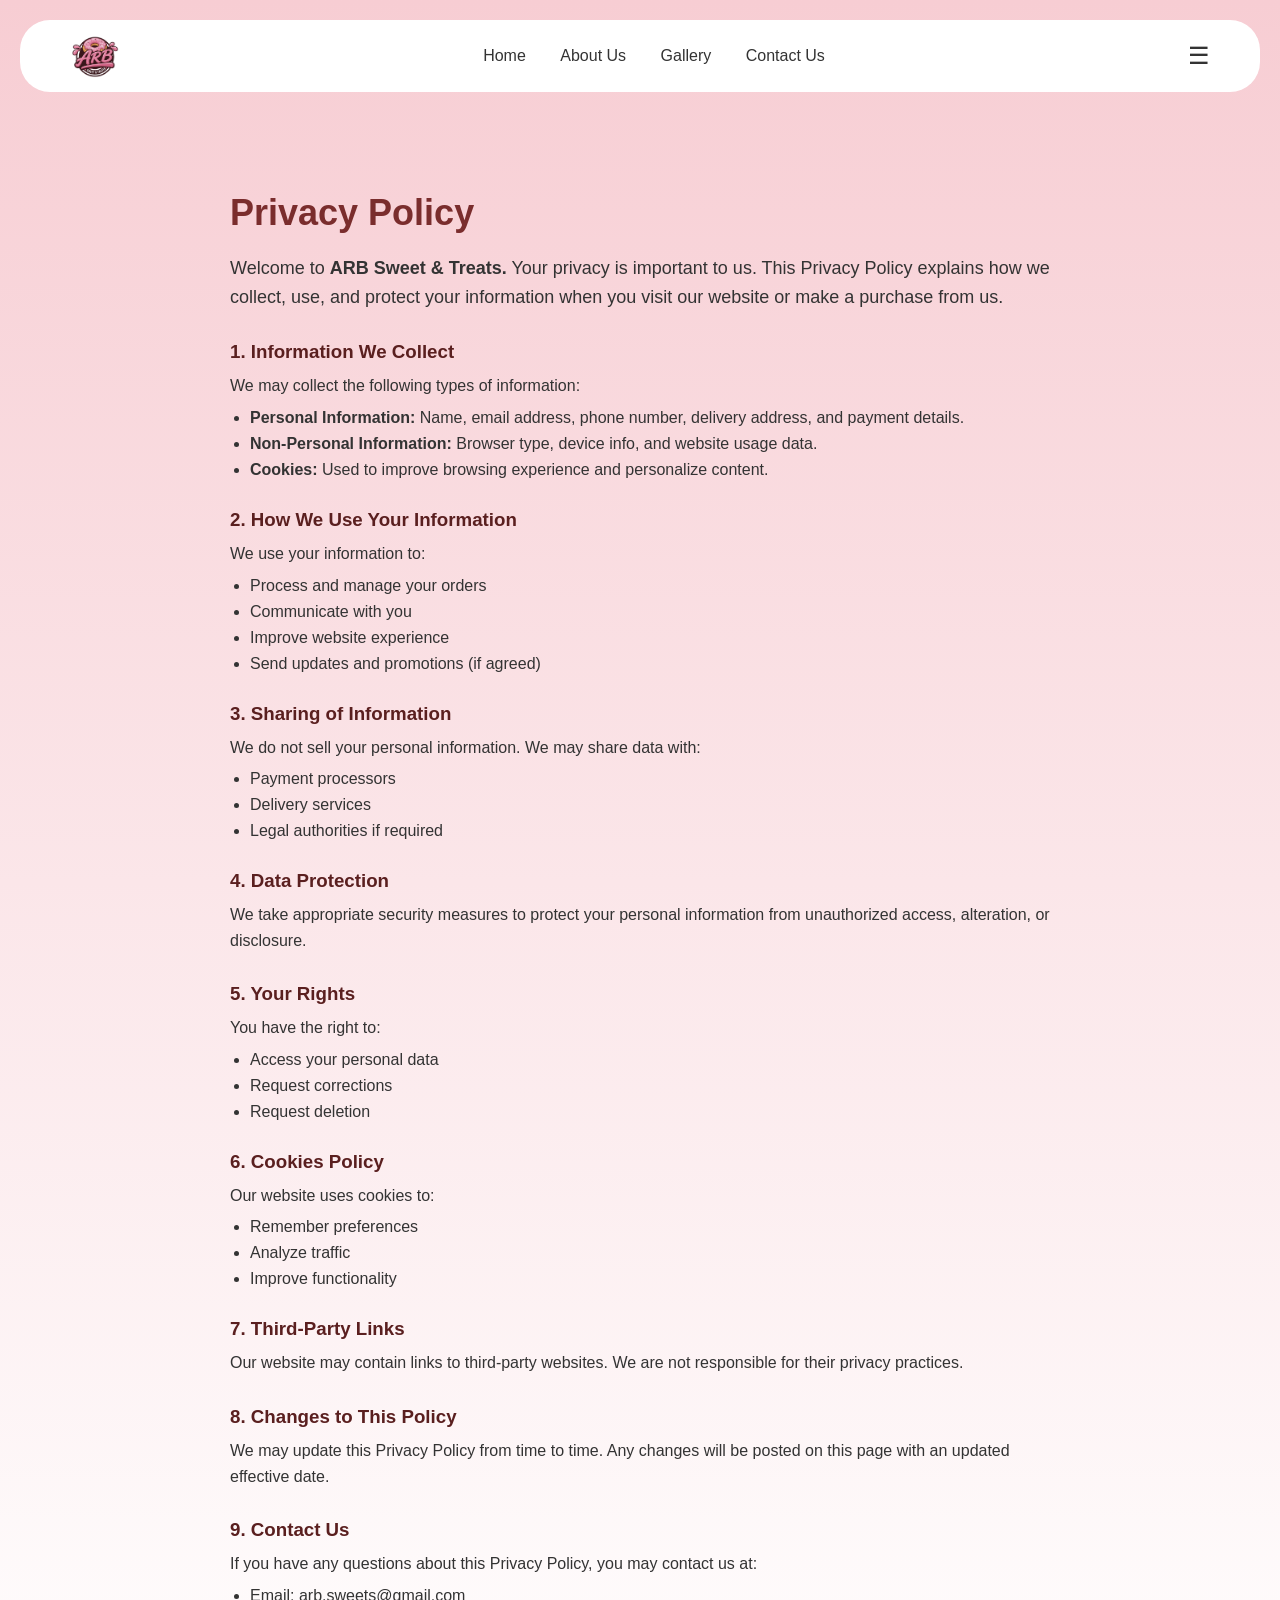
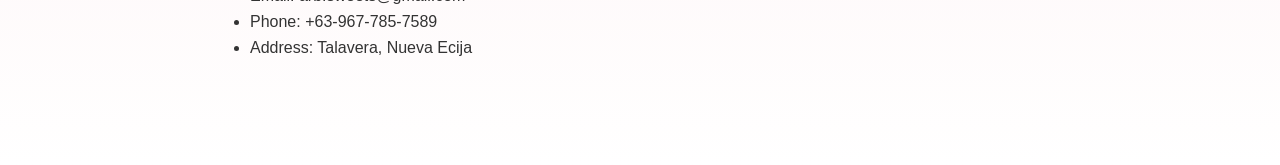
<file: privacy.html>
<!DOCTYPE html>
<html lang="en">
<head>
    <meta charset="UTF-8">
    <meta name="viewport" content="width=device-width, initial-scale=1.0">
    <title>Privacy Policy</title>
    <link rel="icon" type="image/x-icon" href="Logo-2-.png">
    <link rel="stylesheet" href="privacy.css">
</head>
<body>
    <header>
    <img src="Logo-2-.png" class="logo">
    <nav>
        <a href="index.html">Home</a>
        <a href="aboutus.html">About Us</a>
        <a href="gallery.html">Gallery</a>
        <a href="contactus.html">Contact Us</a>
    </nav>
    <div class="menu">☰</div>
</header>
<section class="privacy-container">
  <h1>Privacy Policy</h1>
  <p class="intro">
    Welcome to <strong>ARB Sweet & Treats.</strong> Your privacy is important to us.
    This Privacy Policy explains how we collect, use, and protect your information
    when you visit our website or make a purchase from us.
  </p>
  <h3>1. Information We Collect</h3>
  <p>We may collect the following types of information:</p>
  <ul>
    <li><strong>Personal Information:</strong> Name, email address, phone number, delivery address, and payment details.</li>
    <li><strong>Non-Personal Information:</strong> Browser type, device info, and website usage data.</li>
    <li><strong>Cookies:</strong> Used to improve browsing experience and personalize content.</li>
  </ul>
  <h3>2. How We Use Your Information</h3>
  <p>We use your information to:</p>
  <ul>
    <li>Process and manage your orders</li>
    <li>Communicate with you</li>
    <li>Improve website experience</li>
    <li>Send updates and promotions (if agreed)</li>
  </ul>
  <h3>3. Sharing of Information</h3>
  <p>We do not sell your personal information. We may share data with:</p>
  <ul>
    <li>Payment processors</li>
    <li>Delivery services</li>
    <li>Legal authorities if required</li>
  </ul>
  <h3>4. Data Protection</h3>
  <p>
    We take appropriate security measures to protect your personal information
    from unauthorized access, alteration, or disclosure.
  </p>
  <h3>5. Your Rights</h3>
  <p>You have the right to:</p>
  <ul>
    <li>Access your personal data</li>
    <li>Request corrections</li>
    <li>Request deletion</li>
  </ul>
  <h3>6. Cookies Policy</h3>
  <p>Our website uses cookies to:</p>
  <ul>
    <li>Remember preferences</li>
    <li>Analyze traffic</li>
    <li>Improve functionality</li>
  </ul>
  <h3>7. Third-Party Links</h3>
  <p>Our website may contain links to third-party websites. We are not responsible for their privacy practices.</p>
  <h3>8. Changes to This Policy</h3>
  <p>
   We may update this Privacy Policy from time to time. Any changes will be posted on this page with an updated effective date.</p>
   <h3>9. Contact Us</h3>
   <p>If you have any questions about this Privacy Policy, you may contact us at:</p>
   <ul>
    <li>Email: arb.sweets@gmail.com</li>
    <li>Phone: +63-967-785-7589</li>
    <li>Address: Talavera, Nueva Ecija</li>
  </ul>
</section>
</body>
</html>
</file>
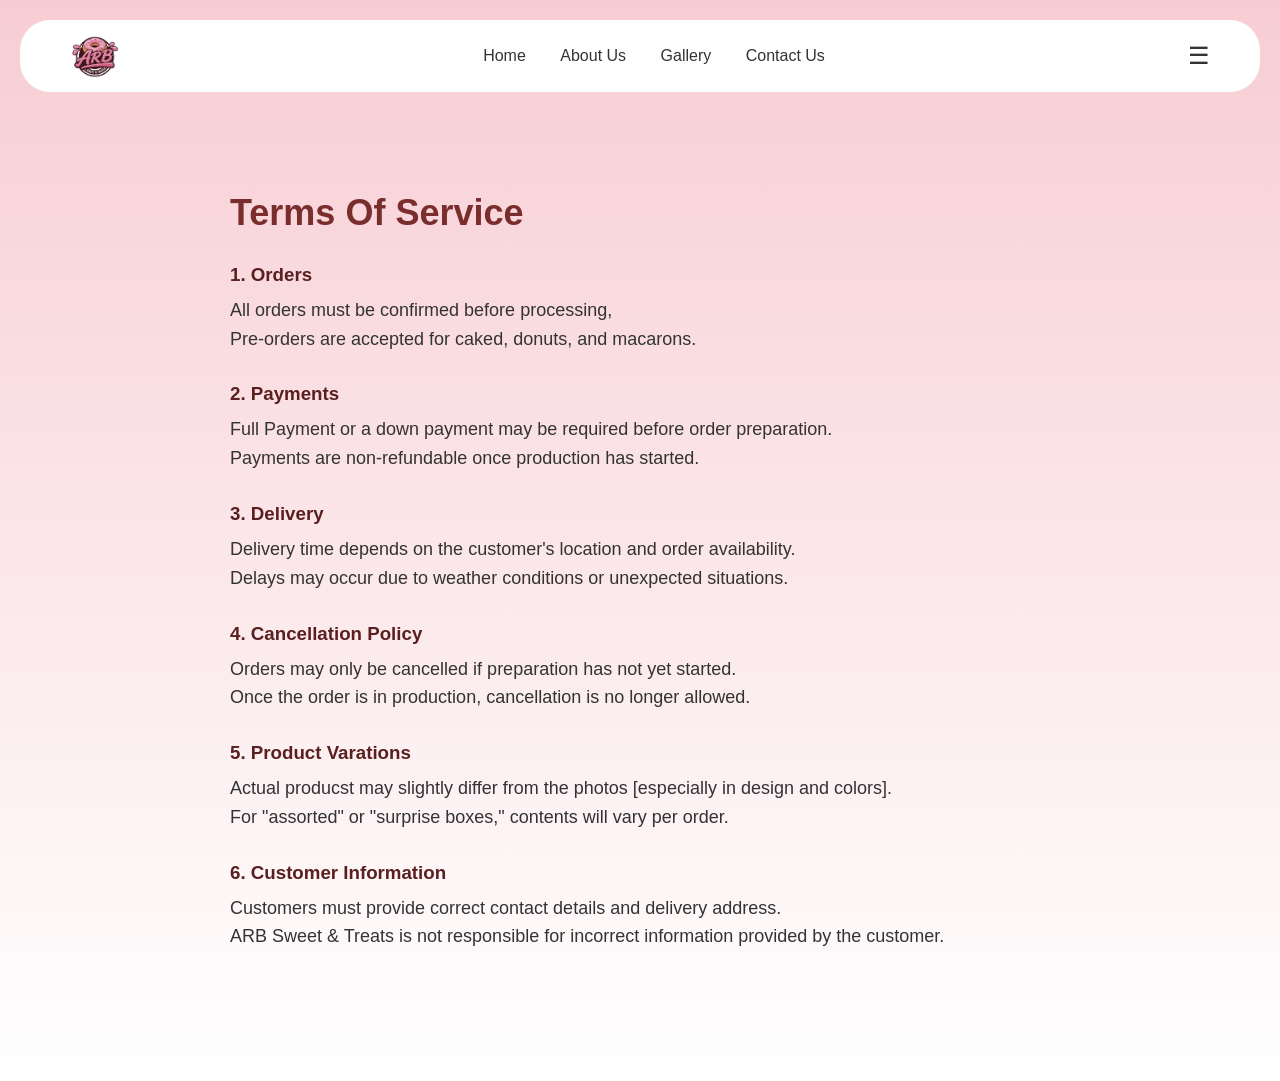
<file: terms.html>
<!DOCTYPE html>
<html lang="en">
<head>
    <meta charset="UTF-8">
    <meta name="viewport" content="width=device-width, initial-scale=1.0">
    <title>Terms Of Service</title>
    <link rel="icon" type="image/x-icon" href="Logo-2-.png">
    <link rel="stylesheet" href="terms.css">
</head>
<body>
    <header>
        <img src="Logo-2-.png" class="logo">
        <nav>
            <a href="index.html">Home</a>
            <a href="aboutus.html">About Us</a>
            <a href="gallery.html">Gallery</a>
            <a href="contactus.html">Contact Us</a>
        </nav>
        <div class="menu">☰</div>
    </header>
    <section class="terms-container">
  <h1>Terms Of Service</h1>
  <h3>1. Orders</h3>
  <p class="intro">All orders must be confirmed before processing,<br>
     Pre-orders are accepted for caked, donuts, and macarons.</p>
  <h3>2. Payments</h3>
  <p class="intro">Full Payment or a down payment may be required before order preparation.<br>
     Payments are non-refundable once production has started.</p>
  <h3>3. Delivery</h3>
  <p class="intro">Delivery time depends on the customer's location and order availability.<br>
     Delays may occur due to weather conditions or unexpected situations.</p>
  <h3>4. Cancellation Policy</h3>
  <p class="intro">Orders may only be cancelled if preparation has not yet started.<br>
     Once the order is in production, cancellation is no longer allowed.</p>
  <h3>5. Product Varations</h3>
  <p class="intro">Actual producst may slightly differ from the photos [especially in design and colors].<br>
     For "assorted" or "surprise boxes," contents will vary per order.</p>
  <h3>6. Customer Information</h3>
  <p class="intro">Customers must provide correct contact details and delivery address.<br>
     ARB Sweet & Treats is not responsible for incorrect information provided by the customer.</p>
</section>
</body>
</html>
</file>
<file: style.css>
*{
    margin:0;
    padding:0;
    box-sizing:border-box;
    font-family: 'Segoe UI', sans-serif;
}

body{
    background: linear-gradient(#f7cdd3, #ffffff);
    color:#6b2c2c;
    background-repeat: no-repeat;
}
.move{
    position: left;
    
}
nav {
    position: sticky;
    top: 0;
    z-index: 1000;

    display:flex;
    justify-content:space-between;
    align-items:center;
    padding:10px 50px;
    background:white;
    border-radius:30px;
    margin:20px;
}

nav a {
    margin: 0 15px;
    text-decoration: none;
    color: #333;
    font-weight: 500;
}

nav ul{
    display:flex;
    list-style:none;
    gap:30px;
}

nav ul li{
    cursor:pointer;
}
.log {
    width: 50px;
}

.hero{
    display:flex;
    align-items:center;
    justify-content:space-between;
    padding:60px 60px;
    background-image: url(donat2.png);
    background-repeat: no-repeat;
    background-position: right center;
    background-size: 600px;
}

.menu {
    font-size: 24px;
    cursor: pointer;
}

.hero-text{
  max-width:50%;
}

.logo-text{
  font-family:'Allura',cursive;
  font-size:75px;
  color:#ff5fa2;
}

.tagline{
  color:#6b2b2b;
  font-weight:600;
  margin-bottom:20px;
  text-align: right;
  font-size: 30px;
}

.btn {
    display:inline-block;
  margin-top:20px;
  padding:12px 25px;
  background:#ff5fa2;
  color:white;
  border-radius:8px;
  text-decoration:none;
  font-weight:600;
}

.main-text{
  font-size:48px;
  font-weight:700;
  color:#6b2b2b;
  line-height:1.2;
}

.menu{
    text-align:center;
    padding: 100px;
    font-size: larger;
}

.menu h2{
    margin-bottom:30px;
}

.menu-items{
    display:flex;
    justify-content:center;
    gap:30px;
}
.cek {
    width: 200px;
}
.cek img{
    width: 100%;
    border-radius: 10px;
}
.card{
    width:218px;
}

.card img{
    width:100%;
    border-radius:10px;
}
.mac {
    width: 200px;
}
.mac img {
    width: 100%;
    border-radius: 10px;
}

.stars{
    color: gold;
}
.section{
    display:flex;
    align-items:center;
    justify-content:space-around;
    padding:60px;
}

.section img{
    width:250px;
    border-radius:20px;
}
.section h1{
    font-family:'Allura',cursive;
}
.section-text{
    max-width:400px;
    text-align:center;
    font-size: 20px;
}

.reviews{
    text-align:center;
    padding:50px;
}

.review-cards{
    display:flex;
    justify-content:center;
    gap:20px;
}

.review{
    border:1px solid pink;
    padding:20px;
    border-radius:10px;
    width:200px;
}
.png {
    width: 120px;      
    height: 120px;
    object-fit: cover;
    border-radius: 50%;
}

.footer{
    background: linear-gradient(#f7cdd3, #f1bfc7);
    padding: 30px 50px;
    color: #6b2c2c;
    font-family: 'Segoe UI', sans-serif;
}

.footer-container{
    display: flex;
    justify-content: space-between;
    align-items: flex-start;
    flex-wrap: wrap;
    gap: 30px;
}
.links-term {
    margin: 0 15px;
    text-decoration: none;
    color: #333;
    font-weight: 500;
}
.footer-logo img{
    width: 80px;
}

.footer-col h4{
    margin-bottom: 10px;
    font-size: 16px;
}

.footer-col p{
    margin: 5px 0;
    cursor: pointer;
}

.footer-col p:hover{
    text-decoration: underline;
}

.social-icons{
    display: flex;
    gap: 10px;
}

.social-icons img{
    width: 25px;
    cursor: pointer;
}

footer hr{
    margin: 20px 0;
    border: 0.5px solid #b87c84;
}

.footer-bottom{
    display: flex;
    justify-content: space-between;
    align-items: center;
    flex-wrap: wrap;
}

.footer-bottom .links{
    display: flex;
    gap: 10px;
}
</file>
<file: aboutus.css>
* {
  margin: 0;
  padding: 0;
  box-sizing: border-box;
}

body {
  font-family: 'Poppins', sans-serif;
  background: linear-gradient(#f7cdd3, #ffffff);
  color: #333;
}

header {
    position: sticky;
    top: 0;
    z-index: 1000;

    display:flex;
    justify-content:space-between;
    align-items:center;
    padding:10px 50px;
    background:white;
    border-radius:30px;
    margin:20px;
}

.logo {
    width: 50px;
}

nav a {
    margin: 0 15px;
    text-decoration: none;
    color: #333;
    font-weight: 500;
}

.menu {
    font-size: 24px;
    cursor: pointer;
}

.hero {
  background: transparent;
  text-align: center;
  padding: 60px 20px;
}

.hero h1 {
  font-family: 'Allura', cursive;
  font-size: 60px;
  color: #ff4fa3;
}

.hero p {
  max-width: 800px;
  margin: 15px auto;
}

.section {
  padding: 50px 20px;
  max-width: 1000px;
  margin: auto;
}

.section h2 {
  color: #8b3a3a;
  margin-bottom: 20px;
  font-size: 30px;
}

.section ul {
  padding-left: 20px;
}

.section li {
  margin-bottom: 10px;
}

.grid {
  display: grid;
  grid-template-columns: 1fr 1fr;
  gap: 30px;
  margin-top: 20px;
}

.visit {
  background: linear-gradient(to top, #f8cdd1, #ffffff);
  text-align: center;
  padding: 60px 20px;
}

.tagline {
  font-family: 'Allura', cursive;
  font-size: 50px;
  color: #8b3a3a;
  margin-top: 20px;
}

@media (max-width: 768px) {
  .grid {
    grid-template-columns: 1fr;
  }

  .hero h1 {
    font-size: 40px;
  }
}
</file>
<file: cake.css>
body {
    margin: 0;
    font-family: Arial, sans-serif;
    background: linear-gradient(#f7cdd3, #ffffff);
}

header {
    position: sticky;
    top: 0;
    z-index: 1000;

    display:flex;
    justify-content:space-between;
    align-items:center;
    padding:10px 50px;
    background:white;
    border-radius:30px;
    margin:20px;
}

.logo {
    width: 50px;
}

nav a {
    margin: 0 15px;
    text-decoration: none;
    color: #333;
    font-weight: 500;
}

.menu {
    font-size: 24px;
    cursor: pointer;
}

.section-title {
    text-align: center;
    font-size: 32px;
    color: #7b2d2d;
    margin: 20px 0;
    font-weight: bold;
}

.grid {
    display: grid;
    grid-template-columns: repeat(4, 1fr);
    gap: 20px;
    padding: 20px 40px;
}

.card {
  background: #eee;
  padding: 15px;
  border-radius: 10px;
  text-align: center;

  display: flex;
  flex-direction: column;
  justify-content: space-between;
}

.card img {
  width: 100%;
  height: 250px;        
  object-fit: cover;    
  border-radius: 10px;
}

.card h3 {
  margin: 10px 0 5px;
  color: #8b0000;
}

.card p {
  font-size: 14px;
  margin-bottom: 10px;
}

.stars {
    color: gold;
    margin-top: 5px;
}

.footer{
    background: linear-gradient(#f7cdd3, #f1bfc7);
    padding: 30px 50px;
    color: #6b2c2c;
    font-family: 'Segoe UI', sans-serif;
}

.footer-container{
    display: flex;
    justify-content: space-between;
    align-items: flex-start;
    flex-wrap: wrap;
    gap: 30px;
}

.footer-logo img{
    width: 80px;
}

.footer-col h4{
    margin-bottom: 10px;
    font-size: 16px;
}

.footer-col p{
    margin: 5px 0;
    cursor: pointer;
}

.footer-col p:hover{
    text-decoration: underline;
}

.social-icons{
    display: flex;
    gap: 10px;
}

.social-icons img{
    width: 25px;
    cursor: pointer;
}

footer hr{
    margin: 20px 0;
    border: 0.5px solid #b87c84;
}

.footer-bottom{
    display: flex;
    justify-content: space-between;
    align-items: center;
    flex-wrap: wrap;
}

.footer-bottom .links{
    display: flex;
    gap: 10px;
}

.links-term {
    margin: 0 15px;
    text-decoration: none;
    color: #333;
    font-weight: 500;
}
</file>
<file: contactus.css>
* {
  margin: 0;
  padding: 0;
  box-sizing: border-box;
}

body {
    margin: 0;
    font-family: Arial, sans-serif;
    background-repeat: no-repeat;
    background: linear-gradient(#f7cdd3, #ffffff);
}

header {
    position: sticky;
    top: 0;
    z-index: 1000;

    display:flex;
    justify-content:space-between;
    align-items:center;
    padding:10px 50px;
    background:white;
    border-radius:30px;
    margin:20px;
}

.logo {
    width: 50px;
}

nav a {
    margin: 0 15px;
    text-decoration: none;
    color: #333;
    font-weight: 500;
}

.menu {
    font-size: 24px;
    cursor: pointer;
}

section {
  padding: 60px 80px;
}

.contact-hero {
  display: flex;
  align-items: center;
  justify-content: space-between;
}

.contact-hero .text {
  max-width: 100%;
  font-size: 25px;
  
}

.contact-hero h1 {
  color: #7b2d2d;
  margin-bottom: 20px;
  text-align: center;
}

.contact-hero img {
    width: 350px;
}

.contact-info {
  display: flex;
  color: #7b2d2d;
  align-items: center;
  justify-content: space-between;
}
.info-text{
  font-size: 22px;
}

.kolor {
    color: #333;
    font-size: 20px;
}

.contact-info img {
  width: 600px;
}

.business-hours {
  display: flex;
  align-items: center;
  justify-content: space-between;
  font-size: 25px;

}

.business-hours img {
  width: 350px;
}

.business-hours h1 {
  color: #7b2d2d;
}

.social {
  display: flex;
  align-items: center;
  justify-content: space-between;
  font-size: 20px;
}

.social img {
  width: 300px;
}

.social h1 {
  color: #7b2d2d;
}

h1 {
  margin-bottom: 20px;
}

p {
  margin-bottom: 10px;
  line-height: 1.6;
}

@media (max-width: 768px) {
  .contact-hero,
  .contact-info,
  .business-hours,
  .social {
    flex-direction: column;
    text-align: center;
  }

  .contact-hero .text {
    max-width: 100%;
  }

  section {
    padding: 40px 20px;
  }
}
</file>
<file: donat.css>
body {
    margin: 0;
    font-family: 'Georgia', serif;
    background: linear-gradient(#f7cdd3, #ffffff);
}

header {
    position: sticky;
    top: 0;
    z-index: 1000;

    display:flex;
    justify-content:space-between;
    align-items:center;
    padding:10px 50px;
    background:white;
    border-radius:30px;
    margin:20px;
}

.logo {
    width: 50px;
}

nav a {
    margin: 0 20px;
    text-decoration: none;
    color: #333;
}

.menu {
    font-size: 24px;
    cursor: pointer;
}

.section {
    padding: 40px;
}

.section h1 {
    text-align: center;
    color: #7b2d2d;
    letter-spacing: 2px;
}

.grid {
    display: grid;
    grid-template-columns: repeat(4, 1fr);
    gap: 30px;
    margin-top: 30px;
}

.card {
  background: #eee;
  padding: 15px;
  border-radius: 10px;
  text-align: center;

  display: flex;
  flex-direction: column;
  justify-content: space-between;
}

.card img {
  width: 100%;
  height: 250px;        
  object-fit: cover;    
  border-radius: 10px;
}

.card h3 {
  margin: 10px 0 5px;
  color: #8b0000;
}

.card p {
  font-size: 14px;
  margin-bottom: 10px;
}

.stars {
    color: gold;
    margin-top: 5px;
}

.footer{
    background: linear-gradient(#f7cdd3, #f1bfc7);
    padding: 30px 50px;
    color: #6b2c2c;
    font-family: 'Segoe UI', sans-serif;
}

.footer-container{
    display: flex;
    justify-content: space-between;
    align-items: flex-start;
    flex-wrap: wrap;
    gap: 30px;
}

.footer-logo img{
    width: 80px;
}

.footer-col h4{
    margin-bottom: 10px;
    font-size: 16px;
}

.footer-col p{
    margin: 5px 0;
    cursor: pointer;
}

.footer-col p:hover{
    text-decoration: underline;
}

.social-icons{
    display: flex;
    gap: 10px;
}

.social-icons img{
    width: 25px;
    cursor: pointer;
}

footer hr{
    margin: 20px 0;
    border: 0.5px solid #b87c84;
}

.footer-bottom{
    display: flex;
    justify-content: space-between;
    align-items: center;
    flex-wrap: wrap;
}

.footer-bottom .links{
    display: flex;
    gap: 10px;
}

.links-term {
    margin: 0 15px;
    text-decoration: none;
    color: #333;
    font-weight: 500;
}
</file>
<file: gallery.css>
* {
  margin: 0;
  padding: 0;
  box-sizing: border-box;
}

body {
    margin: 0;
    font-family: Arial, sans-serif;
    background-repeat: no-repeat;
    background: linear-gradient(#f7cdd3, #ffffff);
}


header {
    position: sticky;
    top: 0;
    z-index: 1000;

    display:flex;
    justify-content:space-between;
    align-items:center;
    padding:10px 50px;
    background:white;
    border-radius:30px;
    margin:20px;
}

.logo {
    width: 50px;
}

nav a {
    margin: 0 15px;
    text-decoration: none;
    color: #333;
    font-weight: 500;
}

.menu {
    font-size: 24px;
    cursor: pointer;
}

.container {
  display: flex;
  padding: 40px;
  gap: 40px;
}

.side-text {
  writing-mode: vertical-rl;
  transform: rotate(180deg);
  font-size: 80px;
  font-weight: bold;
  color: #7a2d2d;
  letter-spacing: 10px;
}

.gallery {
  flex: 1;
  display: grid;
  grid-template-columns: repeat(3, 1fr);
  grid-auto-rows: 250px;
  gap: 20px;
}

.gallery img {
  width: 100%;
  height: 100%;
  object-fit: cover;
  border-radius: 8px;
  transition: 0.3s;
}

.reviews {
  padding: 40px;
}

.reviews-container {
  display: flex;
  flex-wrap: wrap;
  justify-content: center;
  gap: 15px;
}

R.card {
  width: 200px;
  background: white;
  border: 2px solid #f3a6b3;
  border-radius: 12px;
  padding: 15px;
  font-size: 14px;
  box-shadow: 0 4px 8px rgba(0,0,0,0.05);
  transition: 0.3s;
}

.card span {
  display: block;
  color: gold;
  margin-bottom: 5px;
}

.card:hover {
  transform: translateY(-5px);
}

.bottom-gallery {
  display: grid;
  grid-template-columns: repeat(5, 1fr);
  margin-top: 30px;
}

.bottom-gallery img {
  width: 100%;
  height: 150px;
  object-fit: cover;
}
</file>
<file: macarons.css>
body {
    margin: 0;
    font-family: 'Georgia', serif;
    background: linear-gradient(#f7cdd3, #ffffff);
}

header {
    position: sticky;
    top: 0;
    z-index: 1000;

    display:flex;
    justify-content:space-between;
    align-items:center;
    padding:10px 50px;
    background:white;
    border-radius:30px;
    margin:20px;
}

.logo {
    width: 50px;
}

nav a {
    margin: 0 20px;
    text-decoration: none;
    color: #333;
}

.menu {
    font-size: 24px;
    cursor: pointer;
}

.section {
    padding: 40px;
}
.section-title {
    text-align: center;
    color: #7b2d2d;
    letter-spacing: 2px;
}

.grid {
    display: grid;
    grid-template-columns: repeat(4, 1fr);
    gap: 30px;
    margin-top: 30px;
}

.card {
  background: #eee;
  padding: 15px;
  border-radius: 10px;
  text-align: center;

  display: flex;
  flex-direction: column;
  justify-content: space-between;
}

.card img {
  width: 100%;
  height: 250px;        
  object-fit: cover;    
  border-radius: 10px;
}

.card h3 {
  margin: 10px 0 5px;
  color: #8b0000;
}

.card p {
  font-size: 14px;
  margin-bottom: 10px;
}

.stars {
    color: gold;
    margin-top: 5px;
}

.footer{
    background: linear-gradient(#f7cdd3, #f1bfc7);
    padding: 30px 50px;
    color: #6b2c2c;
    font-family: 'Segoe UI', sans-serif;
}

.footer-container{
    display: flex;
    justify-content: space-between;
    align-items: flex-start;
    flex-wrap: wrap;
    gap: 30px;
}

.footer-logo img{
    width: 80px;
}

.footer-col h4{
    margin-bottom: 10px;
    font-size: 16px;
}

.footer-col p{
    margin: 5px 0;
    cursor: pointer;
}

.footer-col p:hover{
    text-decoration: underline;
}

.social-icons{
    display: flex;
    gap: 10px;
}

.social-icons img{
    width: 25px;
    cursor: pointer;
}

footer hr{
    margin: 20px 0;
    border: 0.5px solid #b87c84;
}

.footer-bottom{
    display: flex;
    justify-content: space-between;
    align-items: center;
    flex-wrap: wrap;
}

.footer-bottom .links{
    display: flex;
    gap: 10px;
}

.links-term {
    margin: 0 15px;
    text-decoration: none;
    color: #333;
    font-weight: 500;
}
</file>
<file: privacy.css>
* {
  margin: 0;
  padding: 0;
  box-sizing: border-box;
}

body {
  font-family: 'Poppins', sans-serif;
  background: linear-gradient(#f7cdd3, #ffffff);
  color: #333;
}

header {
    position: sticky;
    top: 0;
    z-index: 1000;

    display:flex;
    justify-content:space-between;
    align-items:center;
    padding:10px 50px;
    background:white;
    border-radius:30px;
    margin:20px;
}

.logo {
    width: 50px;
}

nav a {
    margin: 0 15px;
    text-decoration: none;
    color: #333;
    font-weight: 500;
}

.menu {
    font-size: 24px;
    cursor: pointer;
}
.privacy-container {
  max-width: 900px;
  margin: 60px auto;
  padding: 40px;
}

.privacy-container h1 {
  font-size: 36px;
  color: #7a2d2d;
  margin-bottom: 20px;
}

.intro {
  font-size: 18px;
  line-height: 1.6;
  margin-bottom: 30px;
}

.privacy-container h3 {
  margin-top: 30px;
  color: #5a1f1f;
}

.privacy-container p {
  margin-top: 10px;
  line-height: 1.6;
}

.privacy-container ul {
  margin-top: 10px;
  padding-left: 20px;
}

.privacy-container li {
  margin-bottom: 8px;
}
</file>
<file: terms.css>
*{
    margin: 0;
    padding: 0;
    box-sizing: border-box;
}

body {
    font-family: 'Poppins', sans-serif;
    background: linear-gradient(#f7cdd3, #ffffff);
    color: #333;
}

header {
    position: sticky;
    top: 0;
    z-index: 1000;

    display: flex;
    justify-content: space-between;
    align-items: center;
    padding: 10px 50px;
    background: white;
    border-radius: 30px;
    margin: 20px;
}

.logo {
    width: 50px;
}

nav a {
    margin: 0 15px;
    text-decoration: none;
    color: #333;
    font-weight: 500;
}

.menu {
    font-size: 24px;
    cursor: pointer;
}

.terms-container {
    max-width: 900px;
    margin: 60px auto;
    padding: 40px;
}

.terms-container h1 {
  font-size: 36px;
  color: #7a2d2d;
  margin-bottom: 20px;
}

.intro {
  font-size: 18px;
  line-height: 1.6;
  margin-bottom: 30px;
}

.terms-container h3 {
  margin-top: 30px;
  color: #5a1f1f;
}

.terms-container p {
  margin-top: 10px;
  line-height: 1.6;
}
</file>
